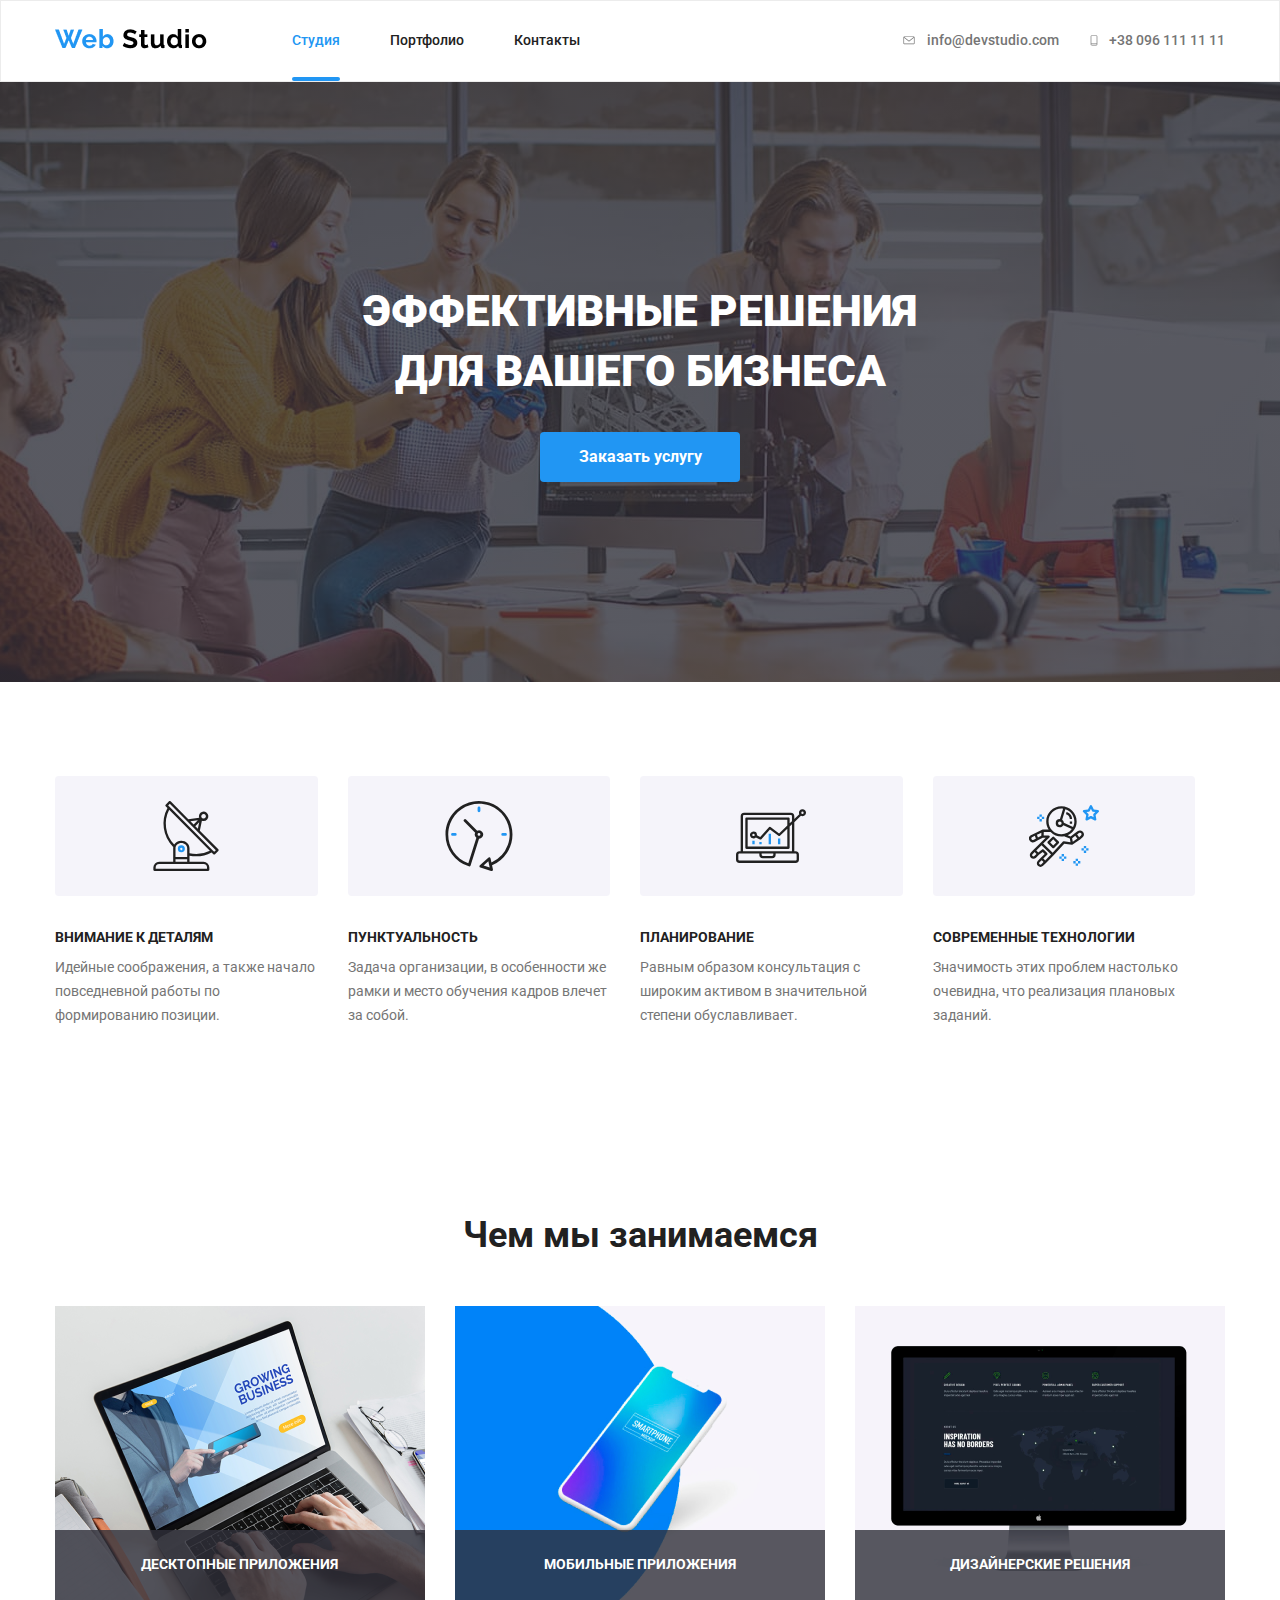
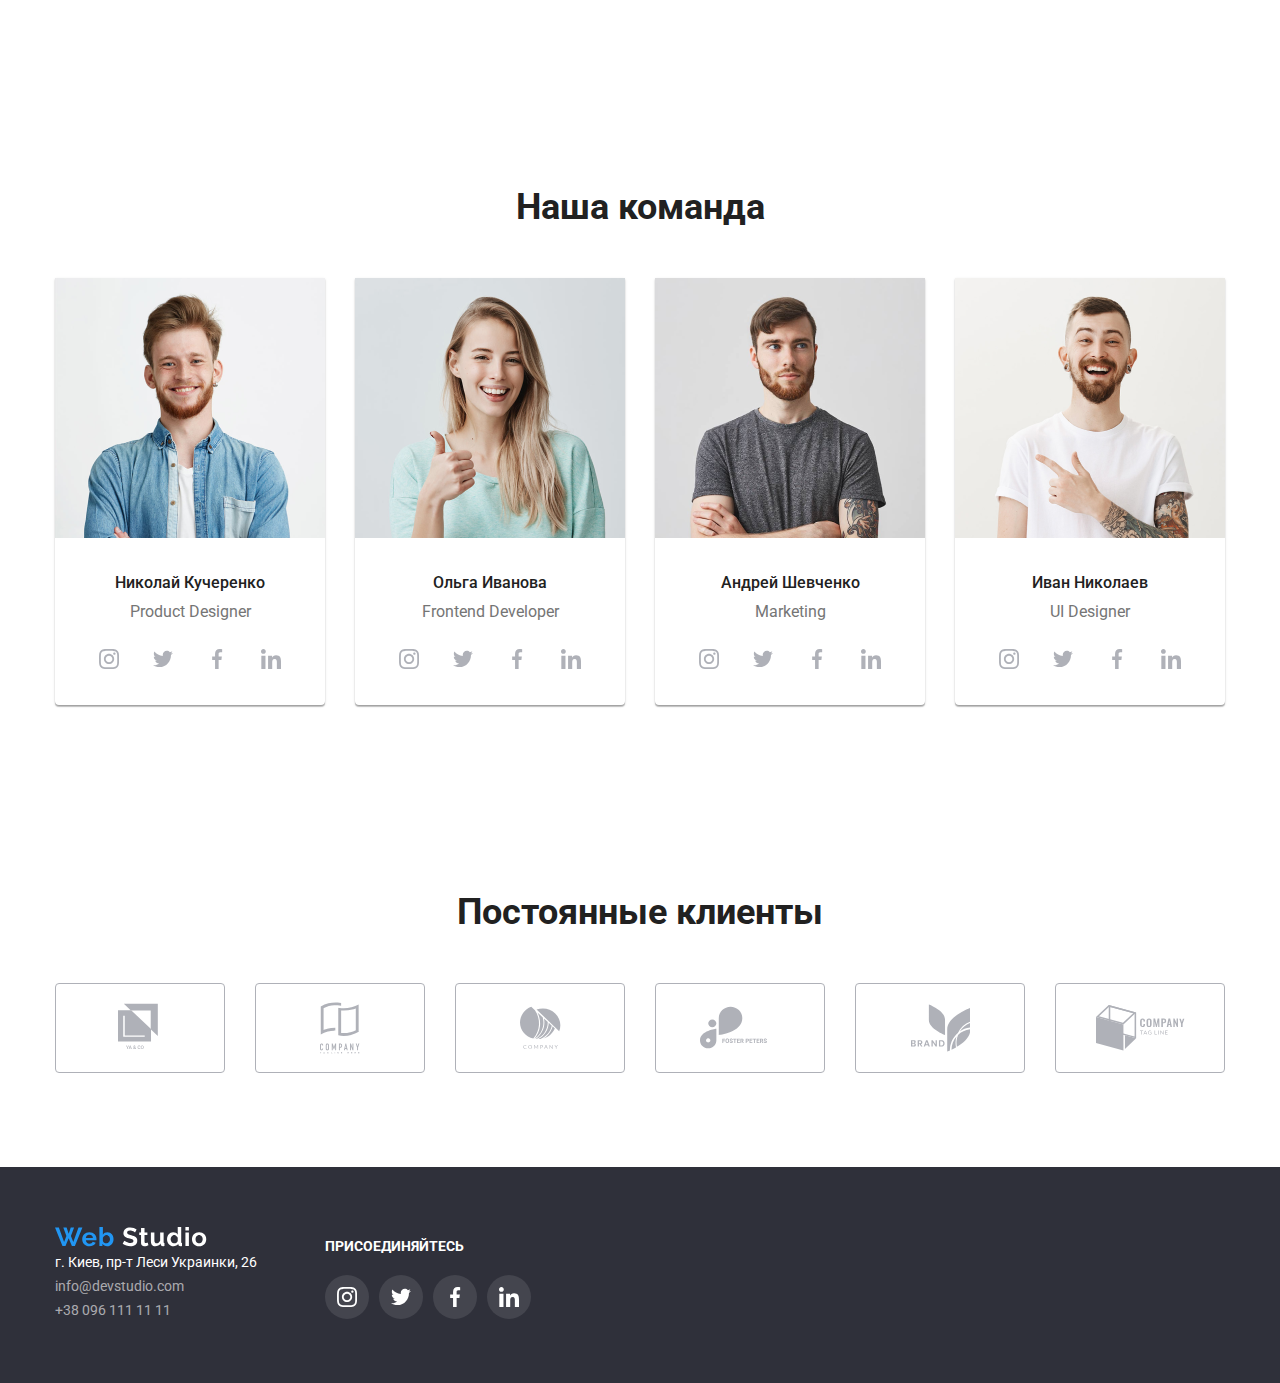
<file: index.html>
<!DOCTYPE html>
<html lang="ru">
  <head>
    <meta charset="UTF-8" />
    <meta name="viewport" content="width=device-width, initial-scale=1.0" />
    <title>Web Studio</title>
    <link
      href="https://fonts.googleapis.com/css2?family=Roboto:wght@400;500;700&display=swap"
      rel="stylesheet"
    />
    <link rel="stylesheet" href="./CSS/normalize.css" />
    <link rel="stylesheet" href="./CSS/styles.css" />
    <style>
      li {
        list-style-type: none;
      }
    </style>
  </head>
  <body>
    <!--НАВИГАЦИЯ/ЛОГО/КОНТАКТЫ-->
    <header class="header">
      <div class="main-nav container">
        <div class="main-list">
          <nav class="nav-menu">
            <a class="logo" href="./index.html" aria-label="Логотип">
              <img src="./Images/Logo/WebStudio.png" alt="Логотип" />
            </a>
            <ul class="nav-list">
              <li class="item">
                <a class="link current" href="">Студия</a>
              </li>
              <li class="item">
                <a class="link" href="portfolio.html">Портфолио</a>
              </li>
              <li class="item">
                <a class="link" href="">Контакты</a>
              </li>
            </ul>
          </nav>
        </div>
        <div class="utils-menu">
          <ul class="utils">
            <li class="item">
              <a class="link" href="mailto:info@devstudio.com">
                <svg class="icon-mail" width="16" height="11.2">
                  <use href="./Images/sprite.svg#icon-mail"></use>
                </svg>
                info@devstudio.com
              </a>
            </li>
            <li class="item">
              <a class="link" href="tel:+380961111111">
                <svg class="icon-phone" width="10" height="15">
                  <use href="./Images/sprite.svg#icon-phone"></use>
                </svg>
                +38 096 111 11 11</a
              >
            </li>
          </ul>
        </div>
      </div>
    </header>
    <main>
      <!--HERO секция-->
      <section>
        <div class="hero-box">
          <h1 class="hero-title">
            Эффективные решения <br />
            для вашего бизнеса
          </h1>
          <button type="button" class="btn">Заказать услугу</button>
        </div>
      </section>
      <!--О НАС-->
      <section>
        <div class="container">
          <ul class="aboutus">
            <li class="list-item">
              <h3 class="headline">Внимание к деталям</h3>
              <p class="text">
                Идейные соображения, а также начало повседневной работы по
                формированию позиции.
              </p>
            </li>
            <li class="list-item">
              <h3 class="headline">Пунктуальность</h3>
              <p class="text">
                Задача организации, в особенности же рамки и место обучения
                кадров влечет за собой.
              </p>
            </li>
            <li class="list-item">
              <h3 class="headline">Планирование</h3>
              <p class="text">
                Равным образом консультация с широким активом в значительной
                степени обуславливает.
              </p>
            </li>
            <li class="list-item">
              <h3 class="headline">
                Современные технологии
              </h3>
              <p class="text">
                Значимость этих проблем настолько очевидна, что реализация
                плановых заданий.
              </p>
            </li>
          </ul>
        </div>
      </section>
      <!--Чем мы занимаемся-->
      <section class="container">
        <div>
          <h2 class="subtitle">Чем мы занимаемся</h2>
          <ul class="description">
            <li class="link">
              <div class="product">
                <img
                  class="img"
                  src="./Images/Foto/notebook.png"
                  alt="ноутбук"
                  width="370"
                  height="294"
                />
                <p class="text">Десктопные приложения</p>
              </div>
            </li>
            <li class="link">
              <div class="product">
                <img
                  class="img"
                  src="./Images/Foto/phone.png"
                  alt="Мобильный телефон"
                  width="370"
                  height="294"
                />
                <p class="text">Мобильные приложения</p>
              </div>
            </li>
            <li class="link">
              <div class="product">
                <img
                  class="img"
                  src="./Images/Foto/pc.png"
                  alt="Персональный компьютер"
                  width="370"
                  height="294"
                />
                <p class="text">Дизайнерские решения</p>
              </div>
            </li>
          </ul>
        </div>
      </section>
      <!--Наша команда-->
      <section class="container">
        <div class="team-main">
          <h2 class="subtitle">Наша команда</h2>
          <ul class="team">
            <li class="list">
              <img
                class="team-photo"
                src="./Images/Foto/img1.jpg"
                alt="Дизанер студии"
                width="270"
                height="260"
              />
              <h3 class="member">Николай Кучеренко</h3>
              <p class="position">Product Designer</p>
              <ul class="social-logo">
                <li class="join-list-item">
                  <a class="join-list-link" href="">
                    <svg class="social-icon">
                      <use href="./Images/sprite.svg#icon-instagram"></use>
                    </svg>
                  </a>
                </li>
                <li class="join-list-item">
                  <a class="join-list-link" href="">
                    <svg class="social-icon">
                      <use href="./Images/sprite.svg#icon-twitter"></use>
                    </svg>
                  </a>
                </li>
                <li class="join-list-item">
                  <a class="join-list-link" href="">
                    <svg class="social-icon">
                      <use href="./Images/sprite.svg#icon-facebook"></use>
                    </svg>
                  </a>
                </li>
                <li class="join-list-item">
                  <a class="join-list-link" href="">
                    <svg class="social-icon">
                      <use href="./Images/sprite.svg#icon-linkedin"></use>
                    </svg>
                  </a>
                </li>
              </ul>
            </li>
            <li class="list">
              <img
                class="team-photo"
                src="./Images/Foto/img2.png"
                alt="Дизанер студии"
                width="270"
                height="260"
              />
              <h3 class="member">Ольга Иванова</h3>
              <p class="position">Frontend Developer</p>
              <ul class="social-logo">
                <li class="join-list-item">
                  <a class="join-list-link" href="">
                    <svg class="social-icon">
                      <use href="./Images/sprite.svg#icon-instagram"></use>
                    </svg>
                  </a>
                </li>
                <li class="join-list-item">
                  <a class="join-list-link" href="">
                    <svg class="social-icon">
                      <use href="./Images/sprite.svg#icon-twitter"></use>
                    </svg>
                  </a>
                </li>
                <li class="join-list-item">
                  <a class="join-list-link" href="">
                    <svg class="social-icon">
                      <use href="./Images/sprite.svg#icon-facebook"></use>
                    </svg>
                  </a>
                </li>
                <li class="join-list-item">
                  <a class="join-list-link" href="">
                    <svg class="social-icon">
                      <use href="./Images/sprite.svg#icon-linkedin"></use>
                    </svg>
                  </a>
                </li>
              </ul>
            </li>
            <li class="list">
              <img
                class="team-photo"
                src="./Images/Foto/img3.png"
                alt="Сотрудник маркетинга"
                width="270"
                height="260"
              />
              <h3 class="member">Андрей Шевченко</h3>
              <p class="position">Marketing</p>
              <ul class="social-logo">
                <li class="join-list-item">
                  <a class="join-list-link" href="">
                    <svg class="social-icon">
                      <use href="./Images/sprite.svg#icon-instagram"></use>
                    </svg>
                  </a>
                </li>
                <li class="join-list-item">
                  <a class="join-list-link" href="">
                    <svg class="social-icon">
                      <use href="./Images/sprite.svg#icon-twitter"></use>
                    </svg>
                  </a>
                </li>
                <li class="join-list-item">
                  <a class="join-list-link" href="">
                    <svg class="social-icon">
                      <use href="./Images/sprite.svg#icon-facebook"></use>
                    </svg>
                  </a>
                </li>
                <li class="join-list-item">
                  <a class="join-list-link" href="">
                    <svg class="social-icon">
                      <use href="./Images/sprite.svg#icon-linkedin"></use>
                    </svg>
                  </a>
                </li>
              </ul>
            </li>
            <li class="list">
              <img
                class="team-photo"
                src="./Images/Foto/img4.png"
                alt="Дизанер студии"
                width="270"
                height="260"
              />
              <h3 class="member">Иван Николаев</h3>
              <p class="position">UI Designer</p>
              <ul class="social-logo">
                <li class="join-list-item">
                  <a class="join-list-link" href="">
                    <svg class="social-icon">
                      <use href="./Images/sprite.svg#icon-instagram"></use>
                    </svg>
                  </a>
                </li>
                <li class="join-list-item">
                  <a class="join-list-link" href="">
                    <svg class="social-icon">
                      <use href="./Images/sprite.svg#icon-twitter"></use>
                    </svg>
                  </a>
                </li>
                <li class="join-list-item">
                  <a class="join-list-link" href="">
                    <svg class="social-icon">
                      <use href="./Images/sprite.svg#icon-facebook"></use>
                    </svg>
                  </a>
                </li>
                <li class="join-list-item">
                  <a class="join-list-link" href="">
                    <svg class="social-icon">
                      <use href="./Images/sprite.svg#icon-linkedin"></use>
                    </svg>
                  </a>
                </li>
              </ul>
            </li>
          </ul>
        </div>
      </section>
      <!--Постоянные клиенты-->
      <section class="container">
        <div>
          <h2 class="subtitle">Постоянные клиенты</h2>
          <ul class="clients">
            <li class="clients-list">
              <a class="clients-list-item" href="">
                <svg class="clients-logo" width="44">
                  <use href="./Images/sprite.svg#icon-logo1"></use>
                </svg>
              </a>
            </li>
            <li class="clients-list">
              <a class="clients-list-item" href="">
                <svg class="clients-logo" width="40">
                  <use href="./Images/sprite.svg#icon-logo2"></use>
                </svg>
              </a>
            </li>
            <li class="clients-list">
              <a class="clients-list-item" href="">
                <svg class="clients-logo" width="41">
                  <use href="./Images/sprite.svg#icon-logo3"></use>
                </svg>
              </a>
            </li>
            <li class="clients-list">
              <a class="clients-list-item" href="">
                <svg class="clients-logo" width="80">
                  <use href="./Images/sprite.svg#icon-logo4"></use>
                </svg>
              </a>
            </li>
            <li class="clients-list">
              <a class="clients-list-item" href="">
                <svg class="clients-logo" width="59">
                  <use href="./Images/sprite.svg#icon-logo5"></use>
                </svg>
              </a>
            </li>
            <li class="clients-list">
              <a class="clients-list-item" href="">
                <svg class="clients-logo" width="89">
                  <use href="./Images/sprite.svg#icon-logo6"></use>
                </svg>
              </a>
            </li>
          </ul>
        </div>
      </section>
    </main>
    <footer class="footer">
      <div class="footer-general container">
        <div class="footer-nav">
          <span class="logo-footer">
            <a href="./index.html" aria-label="Логотип">
              <img src="./Images/Logo/webstudiofooter.svg" alt="Логотип" />
            </a>
          </span>
          <ul class="utils">
            <li class="list">
              <address>
                <a
                  class="adress"
                  href="https://goo.gl/maps/ohNwmJK8hDvbEnQ19"
                  target="_blank"
                  >г. Киев, пр-т Леси Украинки, 26
                </a>
              </address>
            </li>
            <li class="list">
              <address>
                <a class="link-footer" href="mailto:info@devstudio.com"
                  >info@devstudio.com</a
                >
              </address>
            </li>
            <li class="list">
              <address>
                <a class="link-footer" href="tel:+380961111111"
                  >+38 096 111 11 11</a
                >
              </address>
            </li>
          </ul>
        </div>
        <div class="footer-join">
          <p class="join">Присоединяйтесь</p>
          <ul class="join-list">
            <li class="join-list-item">
              <a class="join-list-link" href="">
                <svg class="social-icon">
                  <use href="./Images/sprite.svg#icon-instagram"></use></svg
              ></a>
            </li>
            <li class="join-list-item">
              <a class="join-list-link" href="">
                <svg class="social-icon">
                  <use href="./Images/sprite.svg#icon-twitter"></use>
                </svg>
              </a>
            </li>
            <li class="join-list-item">
              <a class="join-list-link" href="">
                <svg class="social-icon">
                  <use href="./Images/sprite.svg#icon-facebook"></use>
                </svg>
              </a>
            </li>
            <li class="join-list-item">
              <a class="join-list-link" href="">
                <svg class="social-icon">
                  <use href="./Images/sprite.svg#icon-linkedin"></use>
                </svg>
              </a>
            </li>
          </ul>
        </div>
      </div>
    </footer>
  </body>
</html>
</file>
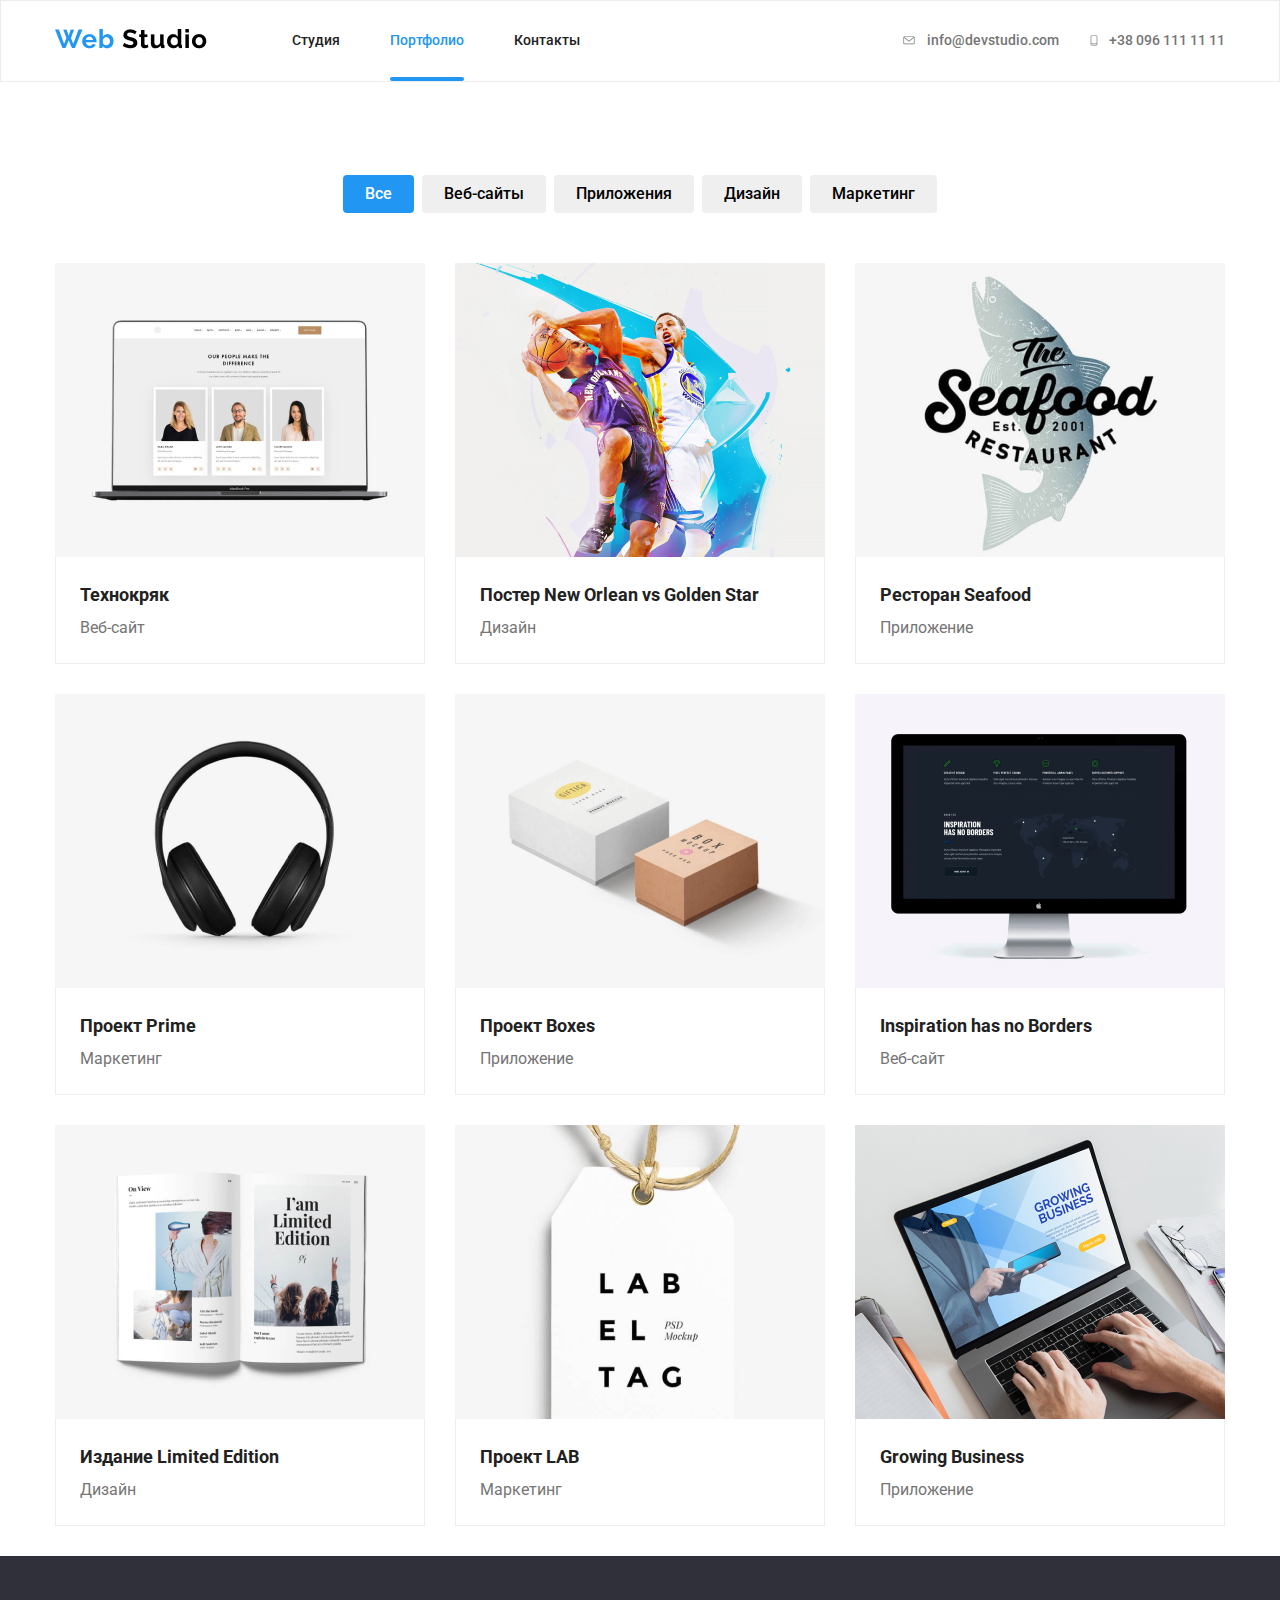
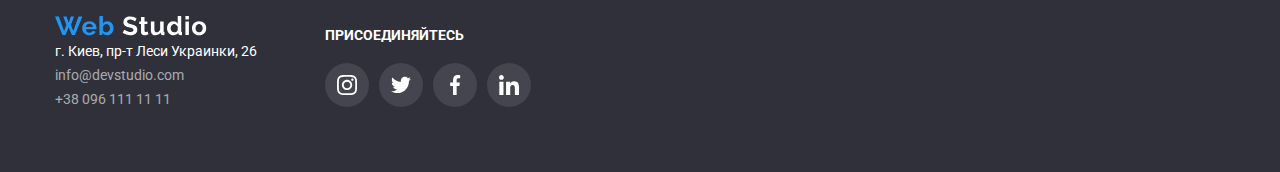
<file: portfolio.html>
<!DOCTYPE html>
<html lang="ru">
  <head>
    <meta charset="UTF-8" />
    <meta name="viewport" content="width=device-width, initial-scale=1.0" />
    <title>Web Studio</title>
    <link
      href="https://fonts.googleapis.com/css2?family=Roboto:wght@400;500;700&display=swap"
      rel="stylesheet"
    />
    <link rel="stylesheet" href="./CSS/normalize.css" />
    <link rel="stylesheet" href="./CSS/styles.css" />
    <style>
      li {
        list-style-type: none;
      }
    </style>
  </head>

  <body>
  <header class="header">
    <div class="main-nav container">
      <div class="main-list">
        <nav class="nav-menu">
          <a class="logo" href="./index.html" aria-label="Логотип">
            <img src="./Images/Logo/WebStudio.png" alt="Логотип" />
          </a>
          <ul class="nav-list">
            <li class="item">
              <a class="link" href="index.html">Студия</a>
            </li>
            <li class="item">
              <a class="link current" href="portfolio.html">Портфолио</a>
            </li>
            <li class="item">
              <a class="link" href="">Контакты</a>
            </li>
          </ul>
        </nav>
      </div>
      <div class="utils-menu">
        <ul class="utils">
          <li class="item">
            <a class="link" href="mailto:info@devstudio.com">
              <svg class="icon-mail" width="16" height="11.2">
                <use href="./Images/sprite.svg#icon-mail"></use>
              </svg>
              info@devstudio.com
            </a>
          </li>
          <li class="item">
            <a class="link" href="tel:+380961111111">
              <svg class="icon-phone" width="10" height="15">
                <use href="./Images/sprite.svg#icon-phone"></use>
              </svg>
              +38 096 111 11 11</a>
          </li>
        </ul>
      </div>
    </div>
  </header>
    <main>
      <!--КНОПКИ НАВИГАЦИИ ПО ПОРТФОЛИО-->
       <ul class="nav-btn">
        <li class="list">
          <button type="button" class="btn-menu current-btn">Все</button>
        </li>
        <li class="list">
          <button type="button" class="btn-menu">
            Веб-сайты
          </button>
        </li>
        <li class="list">
          <button type="button" class="btn-menu">
            Приложения
          </button>
        </li>
        <li class="list">
          <button type="button" class="btn-menu">
            Дизайн
          </button>
        </li>
        <li class="list">
          <button type="button" class="btn-menu">
            Маркетинг
          </button>
        </li>
      </ul> 
      <!--ПРОЕКТЫ-->
      <section class="container">
        <div class="general">
         <ul class="projects">
          <li class="list">
            <div class="someone"> 
            <a class="link" href="">
              <div class="overlay">
              <img class="img "
                src="./Images/Portfolio/First-picture.jpg"
                alt="Дизайн Веб-сайта"
                width="370"
                height="294"
            />
              <p class="info">
              Технокряк это современная площадка распространения коронавируса.
              Компании используют эту платформу для цифрового шпионажа и атак на
              защищённые сервера конкурентов.
            </p>
            </div>
            <div class="text-box">
              <h2 class="projects-title">Технокряк</h2>
            <p class="name">Веб-сайт</p>
            </div>
             </a>    
            </div>

            
          </li>
          <li class="list">
            <a class="link" href="">
              <img class="img"
                src="./Images/Portfolio/Golden-Star.jpg"
                alt=""
                width="370"
                height="294"
            />
            <div class="text-box">
              <h2 class="projects-title">Постер New Orlean vs Golden Star</h2>
            <p class="name">Дизайн</p>
            </div>
            </a>
            </li>
          <li class="list">
            <a class="link" href="">
              <img class="img"
                src="./Images/Portfolio/SeaFood-Restrant.jpg"
                alt=""
                width="370"
                height="294"
              />

            <div class="text-box">
              <h2 class="projects-title">Ресторан Seafood</h2>
            <p class="name">Приложение</p>
            </div>
            </a>
          </li>
          <li class="list">
            <a class="link" href="">
              <img class="img"
                src="./Images/Portfolio/Ears.jpg"
                alt=""
                width="370"
                height="294"
            />
            <div class="text-box">
              <h2 class="projects-title">Проект Prime</h2>
            <p class="name">Маркетинг</p>
            </div>
          </a>
          </li>
          <li class="list">
            <a class="link" href="">
              <img class="img"
                src="./Images/Portfolio/Boxes.jpg"
                alt=""
                width="370"
                height="294"
            />
            <div class="text-box">
             <h2 class="projects-title">Проект Boxes</h2>
            <p class="name">Приложение</p> 
            </div>
            </a>
          </li>
          <li class="list">
            <a class="link" href="">
              <img class="img"
                src="./Images/Portfolio/PC.jpg"
                alt=""
                width="370"
                height="294"
              />
              <div class="text-box">
              <h2 class="projects-title">Inspiration has no Borders</h2>
            <p class="name">Веб-сайт</p>
          </div>
            </a>
          </li>
          <li class="list">
            <a class="link" href="">
              <img class="img"
                src="./Images/Portfolio/Magazine.jpg"
                alt=""
                width="370"
                height="294"
              />
           
            <div class="text-box">
              <h2 class="projects-title">Издание Limited Edition</h2>
            <p class="name">Дизайн</p>
            </div>
             </a>
          </li>
          <li class="list">
            <a class="link" href="">
              <img class="img"
                src="./Images/Portfolio/LAB.jpg"
                alt=""
                width="370"
                height="294"
              />
         
            <div class="text-box">
              <h2 class="projects-title">Проект LAB</h2>
            <p class="name">Маркетинг</p>
            </div>
               </a>
          </li>
          <li class="list">
            <a class="link" href="">
              <img class="img"
                src="./Images/Portfolio/Growing.jpg"
                alt=""
                width="370"
                height="294"
              />
         
            <div class="text-box">
              <h2 class="projects-title">Growing Business</h2>
            <p class="name">Приложение</p>
            </div>
               </a>
          </li>
        </ul> 
        </div
      </section>
    </main>
    <footer class="footer">
      <div class="footer-general container">
        <div class="footer-nav">
          <span class="logo-footer">
            <a href="./index.html" aria-label="Логотип">
              <img src="./Images/Logo/webstudiofooter.svg" alt="Логотип" />
            </a>
          </span>
          <ul class="utils">
            <li class="list">
              <address>
                <a class="adress" href="https://goo.gl/maps/ohNwmJK8hDvbEnQ19" target="_blank">г. Киев, пр-т Леси Украинки,
                  26
                </a>
              </address>
            </li>
            <li class="list">
              <address>
                <a class="link-footer" href="mailto:info@devstudio.com">info@devstudio.com</a>
              </address>
            </li>
            <li class="list">
              <address>
                <a class="link-footer" href="tel:+380961111111">+38 096 111 11 11</a>
              </address>
            </li>
          </ul>
        </div>
        <div class="footer-join">
          <p class="join">Присоединяйтесь</p>
          <ul class="join-list">
            <li class="join-list-item">
              <a class="join-list-link" href="">
                <svg class="social-icon">
                  <use href="./Images/sprite.svg#icon-instagram"></use>
                </svg></a>
            </li>
            <li class="join-list-item">
              <a class="join-list-link" href="">
                <svg class="social-icon">
                  <use href="./Images/sprite.svg#icon-twitter"></use>
                </svg>
              </a>
            </li>
            <li class="join-list-item">
              <a class="join-list-link" href="">
                <svg class="social-icon">
                  <use href="./Images/sprite.svg#icon-facebook"></use>
                </svg>
              </a>
            </li>
            <li class="join-list-item">
              <a class="join-list-link" href="">
                <svg class="social-icon">
                  <use href="./Images/sprite.svg#icon-linkedin"></use>
                </svg>
              </a>
            </li>
          </ul>
        </div>
      </div>
    </footer>
  </body>
</html>
</file>
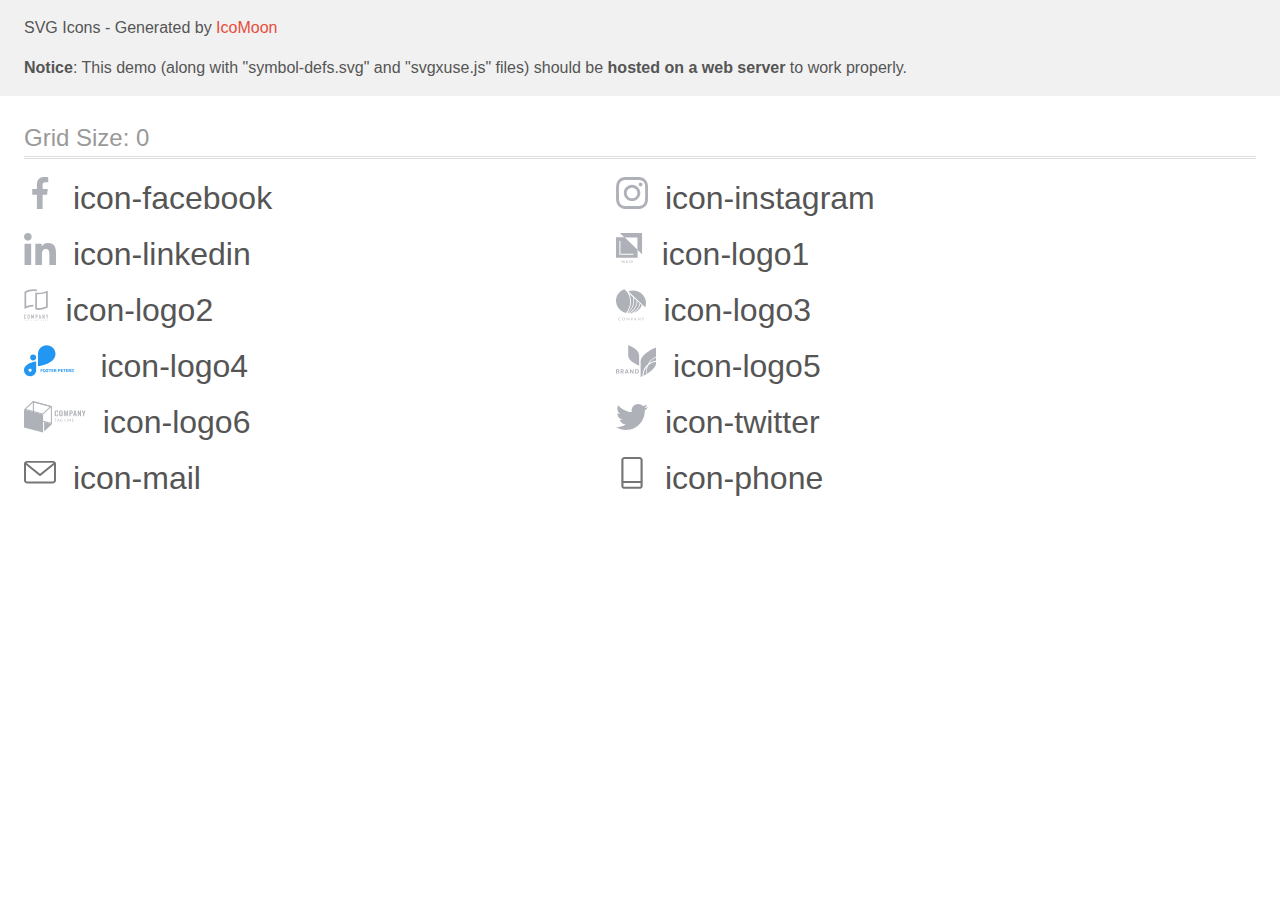
<file: Images/icomoon/demo-external-svg.html>
<!doctype html>
<html>
<head>
    <title>IcoMoon - SVG Icons</title>
    <meta charset="utf-8">
    <meta name="viewport" content="width=device-width, initial-scale=1">
    <link rel="stylesheet" href="demo-files/demo.css">
    <link rel="stylesheet" href="style.css">
</head>
<body>
<header class="bgc1 clearfix">
<div class="mhl">
    <p>SVG Icons - Generated by <a href="https://icomoon.io/app">IcoMoon</a></p><p><strong>Notice</strong>: This demo (along with "symbol-defs.svg" and "svgxuse.js" files) should be <b>hosted on a web server</b> to work properly.</p>
</div>
</header>
    <div class="clearfix mhl ptl">
        <h1 class="mvm mtn fgc1">Grid Size: 0</h1>
        <div class="glyph fs1">
            <div class="clearfix pbs">
                <svg class="icon icon-facebook"><use xlink:href="symbol-defs.svg#icon-facebook"></use></svg><span class="name"> icon-facebook</span>
            </div>
        </div>
        <div class="glyph fs1">
            <div class="clearfix pbs">
                <svg class="icon icon-instagram"><use xlink:href="symbol-defs.svg#icon-instagram"></use></svg><span class="name"> icon-instagram</span>
            </div>
        </div>
        <div class="glyph fs1">
            <div class="clearfix pbs">
                <svg class="icon icon-linkedin"><use xlink:href="symbol-defs.svg#icon-linkedin"></use></svg><span class="name"> icon-linkedin</span>
            </div>
        </div>
        <div class="glyph fs1">
            <div class="clearfix pbs">
                <svg class="icon icon-logo1"><use xlink:href="symbol-defs.svg#icon-logo1"></use></svg><span class="name"> icon-logo1</span>
            </div>
        </div>
        <div class="glyph fs1">
            <div class="clearfix pbs">
                <svg class="icon icon-logo2"><use xlink:href="symbol-defs.svg#icon-logo2"></use></svg><span class="name"> icon-logo2</span>
            </div>
        </div>
        <div class="glyph fs1">
            <div class="clearfix pbs">
                <svg class="icon icon-logo3"><use xlink:href="symbol-defs.svg#icon-logo3"></use></svg><span class="name"> icon-logo3</span>
            </div>
        </div>
        <div class="glyph fs1">
            <div class="clearfix pbs">
                <svg class="icon icon-logo4"><use xlink:href="symbol-defs.svg#icon-logo4"></use></svg><span class="name"> icon-logo4</span>
            </div>
        </div>
        <div class="glyph fs1">
            <div class="clearfix pbs">
                <svg class="icon icon-logo5"><use xlink:href="symbol-defs.svg#icon-logo5"></use></svg><span class="name"> icon-logo5</span>
            </div>
        </div>
        <div class="glyph fs1">
            <div class="clearfix pbs">
                <svg class="icon icon-logo6"><use xlink:href="symbol-defs.svg#icon-logo6"></use></svg><span class="name"> icon-logo6</span>
            </div>
        </div>
        <div class="glyph fs1">
            <div class="clearfix pbs">
                <svg class="icon icon-twitter"><use xlink:href="symbol-defs.svg#icon-twitter"></use></svg><span class="name"> icon-twitter</span>
            </div>
        </div>
        <div class="glyph fs1">
            <div class="clearfix pbs">
                <svg class="icon icon-mail"><use xlink:href="symbol-defs.svg#icon-mail"></use></svg><span class="name"> icon-mail</span>
            </div>
        </div>
        <div class="glyph fs1">
            <div class="clearfix pbs">
                <svg class="icon icon-phone"><use xlink:href="symbol-defs.svg#icon-phone"></use></svg><span class="name"> icon-phone</span>
            </div>
        </div>
  </div>
<script defer src="svgxuse.js"></script>
</body>
</html>
</file>
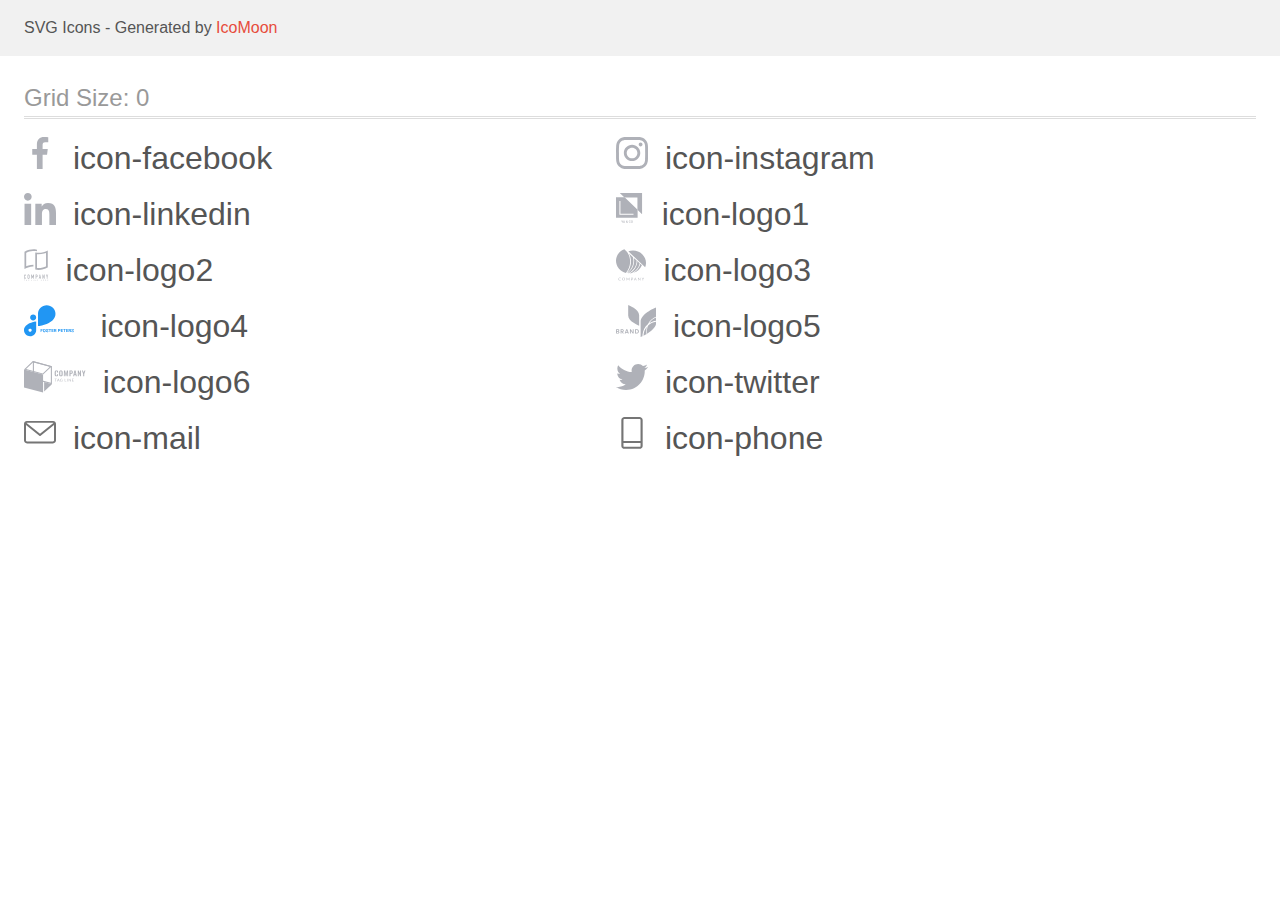
<file: Images/icomoon/demo.html>
<!doctype html>
<html>
<head>
    <title>IcoMoon - SVG Icons</title>
    <meta charset="utf-8">
    <meta name="viewport" content="width=device-width, initial-scale=1">
    <link rel="stylesheet" href="demo-files/demo.css">
    <link rel="stylesheet" href="style.css">
</head>
<body>
<svg aria-hidden="true" style="position: absolute; width: 0; height: 0; overflow: hidden;" version="1.1" xmlns="http://www.w3.org/2000/svg" xmlns:xlink="http://www.w3.org/1999/xlink">
<defs>
<symbol id="icon-facebook" viewBox="0 0 32 32">
<path fill="#afb1b8" style="fill: var(--color1, #afb1b8)" d="M21.328 5.312h2.923v-5.088c-1.232-0.143-2.66-0.224-4.107-0.224-0.052 0-0.104 0-0.157 0l0.008-0c-4.213 0-7.099 2.65-7.099 7.52v4.48h-4.646v5.688h4.646v14.312h5.698v-14.31h4.461l0.707-5.688h-5.168v-3.922c0-1.643 0.443-2.768 2.734-2.768z"></path>
</symbol>
<symbol id="icon-instagram" viewBox="0 0 32 32">
<path fill="#afb1b8" style="fill: var(--color1, #afb1b8)" d="M31.968 9.408c-0.074-1.701-0.349-2.869-0.742-3.882-0.424-1.111-1.054-2.059-1.85-2.837l-0.001-0.001c-0.78-0.792-1.724-1.419-2.778-1.827l-0.054-0.018c-1.019-0.394-2.181-0.667-3.882-0.742-1.712-0.082-2.256-0.101-6.602-0.101-4.344 0-4.888 0.019-6.595 0.094-1.699 0.074-2.869 0.349-3.88 0.742-1.112 0.424-2.060 1.054-2.839 1.85l-0.001 0.001c-0.791 0.78-1.418 1.724-1.825 2.778l-0.018 0.054c-0.395 1.019-0.669 2.181-0.744 3.882-0.082 1.712-0.101 2.256-0.101 6.602 0 4.344 0.019 4.888 0.094 6.595 0.075 1.701 0.35 2.869 0.744 3.882 0.426 1.11 1.055 2.057 1.849 2.837l0.001 0.001c0.8 0.813 1.77 1.443 2.832 1.843 1.019 0.395 2.182 0.67 3.882 0.744 1.707 0.075 2.251 0.094 6.595 0.094 4.346 0 4.89-0.019 6.595-0.094 1.701-0.074 2.869-0.349 3.882-0.742 2.157-0.85 3.833-2.526 4.664-4.628l0.019-0.055c0.394-1.019 0.669-2.182 0.744-3.882 0.075-1.707 0.093-2.251 0.093-6.595s-0.006-4.888-0.080-6.595zM29.088 22.474c-0.070 1.563-0.333 2.406-0.55 2.97-0.552 1.399-1.64 2.486-3.004 3.024l-0.036 0.012c-0.56 0.219-1.411 0.482-2.968 0.55-1.688 0.075-2.194 0.094-6.464 0.094-4.269 0-4.782-0.019-6.464-0.094-1.563-0.069-2.406-0.331-2.97-0.55-0.721-0.269-1.334-0.676-1.836-1.192l-0.001-0.001c-0.517-0.503-0.924-1.117-1.184-1.803l-0.011-0.034c-0.218-0.563-0.48-1.413-0.549-2.97-0.075-1.688-0.094-2.195-0.094-6.464 0-4.27 0.019-4.784 0.094-6.464 0.069-1.563 0.331-2.406 0.549-2.97 0.269-0.722 0.678-1.337 1.198-1.837l0.002-0.002c0.504-0.517 1.119-0.923 1.806-1.182l0.034-0.011c0.56-0.219 1.411-0.48 2.968-0.55 1.688-0.074 2.195-0.093 6.464-0.093 4.275 0 4.782 0.019 6.464 0.093 1.563 0.069 2.406 0.331 2.97 0.55 0.693 0.256 1.325 0.662 1.837 1.194 0.531 0.52 0.938 1.144 1.195 1.84 0.218 0.56 0.48 1.411 0.549 2.968 0.075 1.688 0.094 2.194 0.094 6.464 0 4.269-0.019 4.768-0.094 6.458z"></path>
<path fill="#afb1b8" style="fill: var(--color1, #afb1b8)" d="M16.059 7.782c-4.539 0.002-8.218 3.682-8.219 8.221v0c0.091 4.471 3.737 8.060 8.221 8.060s8.13-3.589 8.221-8.052l0-0.009c-0.001-4.54-3.681-8.22-8.221-8.221h-0zM16.059 21.334c-2.945-0-5.332-2.388-5.332-5.333s2.388-5.333 5.333-5.333c0 0 0.001 0 0.001 0h-0c2.946 0 5.334 2.388 5.334 5.334s-2.388 5.334-5.334 5.334v0zM26.525 7.458c0 1.060-0.86 1.92-1.92 1.92s-1.92-0.86-1.92-1.92v0c0-1.060 0.86-1.92 1.92-1.92s1.92 0.86 1.92 1.92v0z"></path>
</symbol>
<symbol id="icon-linkedin" viewBox="0 0 32 32">
<path fill="#afb1b8" style="fill: var(--color1, #afb1b8)" d="M31.992 32h0.008v-11.738c0-5.741-1.235-10.163-7.947-10.163-3.227 0-5.392 1.77-6.277 3.45h-0.093v-2.914h-6.365v21.363h6.627v-10.578c0-2.786 0.528-5.48 3.978-5.48 3.398 0 3.45 3.179 3.45 5.658v10.402h6.619zM0.528 10.635h6.635v21.365h-6.635v-21.365zM3.843 0c-2.123 0-3.843 1.721-3.843 3.843v0c0 2.12 1.722 3.878 3.843 3.878 2.12 0 3.842-1.757 3.842-3.878s-1.72-3.841-3.841-3.843h-0z"></path>
</symbol>
<symbol id="icon-logo1" viewBox="0 0 29 32">
<path fill="#afb1b8" style="fill: var(--color1, #afb1b8)" d="M3.84 0l4.677 4.428h13.046v12.351l4.677 4.428v-21.206h-22.4z"></path>
<path fill="#afb1b8" style="fill: var(--color1, #afb1b8)" d="M0 4.241v20.6h21.76v-8.188l-13.105-12.407-8.655-0.005zM17.615 21.828h-14.172v-13.855h1.002v12.917h13.17v0.938zM6.266 28.662l0.524-1.078h0.438l-0.764 1.437v0.838h-0.397v-0.838l-0.764-1.437h0.439l0.524 1.078zM8.513 29.329h-0.881l-0.184 0.53h-0.411l0.859-2.275h0.355l0.861 2.275h-0.413l-0.186-0.53zM7.743 29.010h0.659l-0.33-0.944-0.33 0.944zM10.071 29.244c0-0.105 0.029-0.202 0.086-0.289 0.058-0.089 0.17-0.193 0.339-0.314-0.069-0.083-0.131-0.176-0.182-0.276l-0.004-0.008c-0.031-0.066-0.050-0.144-0.052-0.226v-0c0-0.179 0.054-0.319 0.163-0.422s0.254-0.156 0.437-0.156c0.166 0 0.301 0.049 0.406 0.147 0.106 0.097 0.16 0.218 0.16 0.361 0 0.001 0 0.002 0 0.003 0 0.096-0.027 0.186-0.074 0.262l0.001-0.002c-0.063 0.095-0.142 0.174-0.233 0.236l-0.003 0.002-0.155 0.113 0.44 0.518c0.063-0.125 0.095-0.264 0.095-0.417h0.33c0 0.28-0.065 0.509-0.196 0.689l0.334 0.396h-0.44l-0.128-0.152c-0.154 0.115-0.348 0.183-0.558 0.183-0.008 0-0.017-0-0.025-0l0.001 0c-0.225 0-0.405-0.060-0.54-0.179-0.124-0.11-0.202-0.27-0.202-0.447 0-0.007 0-0.014 0-0.021l-0 0.001zM10.824 29.587c0.128 0 0.248-0.043 0.359-0.128l-0.497-0.586-0.049 0.035c-0.125 0.095-0.188 0.203-0.188 0.325 0 0.105 0.034 0.191 0.102 0.256 0.066 0.061 0.156 0.099 0.254 0.099 0.006 0 0.013-0 0.019-0l-0.001 0zM10.614 28.121c0 0.088 0.054 0.197 0.161 0.33l0.173-0.118 0.049-0.039c0.059-0.052 0.097-0.128 0.097-0.212 0-0.003-0-0.006-0-0.009v0c0-0.001 0-0.001 0-0.002 0-0.059-0.026-0.112-0.067-0.149l-0-0c-0.042-0.040-0.099-0.064-0.162-0.064-0.003 0-0.006 0-0.009 0h0c-0.003-0-0.006-0-0.010-0-0.066 0-0.126 0.029-0.167 0.075l-0 0c-0.041 0.048-0.066 0.111-0.066 0.179 0 0.003 0 0.007 0 0.010v-0zM14.748 29.118c-0.023 0.243-0.113 0.432-0.269 0.568s-0.364 0.204-0.623 0.204c-0.181 0-0.341-0.043-0.48-0.128-0.139-0.089-0.248-0.214-0.317-0.362l-0.002-0.005c-0.074-0.16-0.117-0.347-0.117-0.544 0-0.003 0-0.005 0-0.008v0-0.212c0-0.214 0.038-0.403 0.114-0.567 0.077-0.164 0.186-0.29 0.326-0.378 0.143-0.089 0.307-0.133 0.494-0.133 0.251 0 0.453 0.068 0.606 0.205s0.243 0.329 0.268 0.578h-0.394c-0.019-0.163-0.067-0.281-0.144-0.353-0.076-0.073-0.188-0.109-0.336-0.109-0.172 0-0.304 0.063-0.397 0.189-0.092 0.125-0.138 0.309-0.141 0.552v0.202c0 0.246 0.044 0.433 0.132 0.563s0.218 0.194 0.387 0.194c0.155 0 0.272-0.035 0.35-0.105s0.128-0.186 0.148-0.348h0.394zM16.918 28.78c0 0.223-0.038 0.419-0.115 0.588-0.077 0.168-0.188 0.297-0.332 0.388-0.143 0.090-0.307 0.134-0.494 0.134-0.184 0-0.349-0.045-0.493-0.134-0.146-0.094-0.261-0.225-0.332-0.38l-0.002-0.006c-0.075-0.163-0.119-0.354-0.119-0.555 0-0.008 0-0.015 0-0.023v0.001-0.128c0-0.222 0.038-0.418 0.117-0.588s0.19-0.3 0.333-0.389c0.144-0.091 0.308-0.136 0.493-0.136s0.35 0.045 0.493 0.134c0.143 0.089 0.255 0.217 0.333 0.384s0.118 0.362 0.118 0.584v0.126zM16.522 28.662c0-0.252-0.048-0.445-0.143-0.58-0.085-0.123-0.225-0.202-0.384-0.202-0.007 0-0.015 0-0.022 0.001l0.001-0c-0.005-0-0.011-0-0.016-0-0.159 0-0.299 0.079-0.384 0.2l-0.001 0.002c-0.096 0.133-0.145 0.323-0.147 0.567v0.131c0 0.25 0.049 0.444 0.146 0.58s0.233 0.205 0.406 0.205c0.175 0 0.31-0.067 0.403-0.2 0.095-0.133 0.142-0.328 0.142-0.584v-0.118z"></path>
</symbol>
<symbol id="icon-logo2" viewBox="0 0 25 32">
<path fill="#afb1b8" style="fill: var(--color1, #afb1b8)" d="M10.447 1.806h0.084c0.156 0 0.324 0.015 0.49 0.030 0.734 0.052 1.463 0.162 2.18 0.329v-1.762c-0.652-0.172-1.42-0.299-2.207-0.357l-0.042-0.002c-0.254-0.020-0.571-0.035-0.889-0.043l-0.021-0h-0.263c-1.523 0.006-3.040 0.201-4.515 0.582-1.68 0.418-3.292 1.075-4.79 1.948v17.475c1.312-0.729 2.832-1.339 4.431-1.75l0.135-0.029c1.123-0.3 2.434-0.51 3.78-0.586l0.052-0.002h0.052c0.216-0.011 0.433-0.017 0.655-0.018v-1.791c-1.78 0.024-3.493 0.264-5.129 0.695l0.147-0.033c-0.603 0.157-1.185 0.326-1.731 0.513l-0.623 0.212v-13.626l0.266-0.128c1.89-0.918 4.096-1.513 6.424-1.649l0.047-0.002c0.008-0.001 0.018-0.001 0.028-0.001s0.020 0 0.029 0.001l-0.001-0c0.248-0.012 0.497-0.018 0.742-0.018h0.28c0.129 0.003 0.258 0.006 0.388 0.014z"></path>
<path fill="#afb1b8" style="fill: var(--color1, #afb1b8)" d="M14.838 3.651c-0.005 0-0.011 0-0.016 0-0.915 0-1.811-0.077-2.684-0.225l0.094 0.013c-0.277-0.047-0.55-0.103-0.814-0.164v17.275c1.12 0.277 2.271 0.412 3.425 0.404 1.607-0.007 3.162-0.218 4.643-0.61l-0.128 0.029c1.817-0.461 3.412-1.129 4.877-1.995l-0.085 0.047v-17.163c-1.311 0.728-2.83 1.338-4.429 1.751l-0.136 0.030c-1.551 0.399-3.145 0.603-4.746 0.609zM21.745 3.95l0.623-0.209v13.63l-0.266 0.129c-0.903 0.443-1.963 0.834-3.065 1.118l-0.119 0.026c-1.331 0.345-2.699 0.521-4.074 0.527-0.411 0-0.818-0.017-1.214-0.052l-0.426-0.038v-14.017l0.497 0.033c0.361 0.023 0.735 0.034 1.141 0.034 1.841-0.007 3.622-0.248 5.32-0.696l-0.147 0.033c0.777-0.203 1.355-0.38 1.924-0.576l-0.193 0.058zM1.684 25.977c-0.167-0.173-0.401-0.281-0.661-0.281-0.011 0-0.022 0-0.033 0.001l0.002-0c-0.004-0-0.009-0-0.014-0-0.139 0-0.272 0.028-0.393 0.078l0.007-0.003c-0.237 0.095-0.42 0.28-0.51 0.512l-0.002 0.006c-0.049 0.123-0.074 0.254-0.072 0.386v2.335c-0.006 0.164 0.026 0.328 0.092 0.479 0.055 0.12 0.135 0.226 0.234 0.313 0.093 0.078 0.203 0.135 0.32 0.166 0.114 0.031 0.231 0.048 0.349 0.048 0.13 0.001 0.258-0.026 0.377-0.081 0.351-0.156 0.591-0.5 0.591-0.901v-0.261h-0.61v0.208c0 0.004 0 0.008 0 0.013 0 0.070-0.013 0.137-0.038 0.199l0.001-0.004c-0.021 0.052-0.051 0.095-0.089 0.132l-0 0c-0.070 0.054-0.159 0.088-0.255 0.089h-0c-0.011 0.001-0.023 0.002-0.036 0.002-0.103 0-0.194-0.050-0.25-0.127l-0.001-0.001c-0.051-0.082-0.082-0.182-0.082-0.289 0-0.008 0-0.016 0.001-0.024l-0 0.001v-2.177c-0.004-0.121 0.022-0.24 0.075-0.349 0.056-0.087 0.153-0.143 0.262-0.143 0.013 0 0.025 0.001 0.038 0.002l-0.001-0c0.003-0 0.007-0 0.012-0 0.107 0 0.201 0.052 0.26 0.131l0.001 0.001c0.063 0.082 0.102 0.187 0.102 0.301 0 0.004-0 0.009-0 0.013v-0.001 0.202h0.604v-0.238c0-0.003 0-0.007 0-0.011 0-0.143-0.027-0.28-0.077-0.405l0.003 0.007c-0.048-0.128-0.117-0.237-0.205-0.329l0 0zM5.31 25.951c-0.186-0.158-0.429-0.255-0.694-0.257h-0c-0.124 0-0.247 0.023-0.364 0.066-0.252 0.090-0.45 0.276-0.556 0.511l-0.002 0.006c-0.062 0.142-0.092 0.297-0.089 0.452v2.239c-0.004 0.158 0.026 0.314 0.089 0.458 0.055 0.121 0.136 0.228 0.237 0.313 0.093 0.086 0.203 0.154 0.322 0.197 0.117 0.043 0.24 0.065 0.364 0.066 0.267-0 0.51-0.1 0.696-0.264l-0.001 0.001c0.097-0.087 0.175-0.194 0.23-0.313 0.063-0.144 0.093-0.301 0.089-0.458v-2.239c0-0.006 0-0.014 0-0.021 0-0.156-0.033-0.304-0.092-0.438l0.003 0.007c-0.057-0.128-0.135-0.237-0.23-0.327l-0-0zM5.025 28.969c0.001 0.010 0.001 0.022 0.001 0.034 0 0.114-0.047 0.217-0.123 0.29l-0 0c-0.077 0.065-0.178 0.104-0.287 0.104s-0.21-0.039-0.288-0.105l0.001 0.001c-0.076-0.073-0.123-0.175-0.123-0.289 0-0.012 0.001-0.025 0.002-0.037l-0 0.002v-2.239c-0.001-0.010-0.001-0.022-0.001-0.034 0-0.113 0.047-0.216 0.123-0.289l0-0c0.077-0.065 0.178-0.104 0.287-0.104s0.21 0.039 0.288 0.105l-0.001-0.001c0.076 0.073 0.123 0.176 0.123 0.289 0 0.012-0.001 0.024-0.002 0.036l0-0.002v2.24zM10.072 29.969v-4.24h-0.586l-0.77 2.244h-0.011l-0.777-2.244h-0.581v4.239h0.606v-2.578h0.011l0.593 1.823h0.302l0.598-1.823h0.011v2.578h0.605zM13.513 26.027c-0.093-0.105-0.211-0.185-0.342-0.232-0.124-0.042-0.267-0.066-0.416-0.066-0.008 0-0.016 0-0.024 0l0.001-0h-0.9v4.24h0.604v-1.656h0.311c0.188 0.009 0.375-0.031 0.545-0.116 0.139-0.078 0.251-0.188 0.329-0.32l0.002-0.004c0.070-0.113 0.117-0.238 0.138-0.369 0.021-0.133 0.033-0.287 0.033-0.444 0-0.013-0-0.027-0-0.040l0 0.002c0.006-0.203-0.014-0.407-0.059-0.606-0.043-0.153-0.12-0.284-0.223-0.39l0 0zM13.201 27.319c-0.003 0.081-0.023 0.157-0.057 0.224l0.001-0.003c-0.035 0.065-0.089 0.116-0.154 0.147l-0.002 0.001c-0.075 0.034-0.162 0.054-0.254 0.054-0.011 0-0.022-0-0.033-0.001l0.002 0h-0.275v-1.441h0.311c0.009-0 0.019-0.001 0.029-0.001 0.088 0 0.172 0.020 0.247 0.055l-0.004-0.002c0.062 0.036 0.111 0.090 0.141 0.154l0.001 0.002c0.033 0.074 0.051 0.155 0.053 0.236v0.282c0 0.098 0.006 0.201 0 0.291h-0.006zM16.374 25.729h-0.495l-0.934 4.24h0.604l0.177-0.911h0.823l0.178 0.911h0.604l-0.958-4.24zM15.817 28.481l0.297-1.537h0.011l0.295 1.537h-0.604zM20.277 28.283h-0.011l-0.913-2.554h-0.58v4.24h0.604v-2.55h0.012l0.923 2.549h0.569v-4.239h-0.604v2.554zM23.968 25.729l-0.486 1.686h-0.012l-0.486-1.686h-0.639l0.83 2.448v1.791h0.604v-1.791l0.83-2.447h-0.64zM0 31.166h0.291v0.817h0.198v-0.817h0.289v-0.167h-0.778v0.168zM2.447 30.998l-0.382 0.985h0.21l0.081-0.224h0.392l0.084 0.224h0.215l-0.391-0.985h-0.21zM2.417 31.593l0.134-0.365 0.134 0.365h-0.268zM4.866 31.62h0.228v0.127c-0.063 0.051-0.145 0.082-0.234 0.083h-0c-0.004 0-0.009 0-0.014 0-0.079 0-0.149-0.037-0.195-0.094l-0-0c-0.046-0.065-0.073-0.147-0.073-0.234 0-0.008 0-0.016 0.001-0.023l-0 0.001c0-0.219 0.095-0.329 0.283-0.329 0.006-0.001 0.014-0.001 0.021-0.001 0.097 0 0.178 0.067 0.201 0.157l0 0.001 0.194-0.038c-0.042-0.192-0.18-0.289-0.417-0.289-0.004-0-0.008-0-0.013-0-0.127 0-0.244 0.048-0.331 0.127l0-0c-0.088 0.087-0.143 0.208-0.143 0.342 0 0.013 0 0.026 0.002 0.038l-0-0.002c-0 0.007-0 0.015-0 0.023 0 0.132 0.048 0.254 0.127 0.347l-0.001-0.001c0.087 0.090 0.209 0.146 0.343 0.146 0.011 0 0.021-0 0.032-0.001l-0.001 0c0.005 0 0.010 0 0.016 0 0.155 0 0.296-0.060 0.402-0.157l-0 0v-0.388h-0.426v0.166zM7.337 30.998h-0.198v0.985h0.689v-0.167h-0.49v-0.817zM9.426 30.998h-0.199v0.985h0.199v-0.985zM11.468 31.655l-0.403-0.657h-0.193v0.985h0.185v-0.643l0.396 0.643h0.198v-0.985h-0.182v0.658zM13.315 31.549h0.49v-0.167h-0.49v-0.215h0.527v-0.168h-0.727v0.985h0.747v-0.167h-0.548v-0.266zM17.792 31.386h-0.388v-0.388h-0.198v0.984h0.198v-0.431h0.388v0.431h0.198v-0.985h-0.197v0.388zM19.649 31.549h0.492v-0.167h-0.492v-0.215h0.529v-0.168h-0.726v0.985h0.746v-0.167h-0.548v-0.266zM22.168 31.55c0.172-0.027 0.258-0.118 0.258-0.274 0.001-0.008 0.002-0.018 0.002-0.028 0-0.078-0.038-0.148-0.097-0.191l-0.001-0c-0.073-0.037-0.159-0.059-0.25-0.059-0.014 0-0.027 0-0.040 0.001l0.002-0h-0.417v0.984h0.197v-0.412h0.039c0.005-0 0.010-0 0.016-0 0.039 0 0.076 0.008 0.109 0.023l-0.002-0.001c0.029 0.018 0.053 0.042 0.070 0.072l0.215 0.313h0.236l-0.119-0.192c-0.054-0.096-0.128-0.175-0.216-0.235l-0.002-0.002zM21.969 31.413h-0.146v-0.247h0.156c0.012-0.001 0.027-0.002 0.042-0.002 0.057 0 0.111 0.009 0.163 0.026l-0.004-0.001c0.027 0.024 0.044 0.058 0.044 0.096 0 0.022-0.006 0.043-0.016 0.061l0-0.001c-0.009 0.017-0.022 0.032-0.037 0.043l-0 0c-0.049 0.016-0.106 0.025-0.164 0.025-0.013 0-0.026-0-0.038-0.001l0.002 0zM24.068 31.549h0.49v-0.167h-0.49v-0.215h0.529v-0.168h-0.728v0.985h0.747v-0.167h-0.548v-0.266z"></path>
</symbol>
<symbol id="icon-logo3" viewBox="0 0 31 32">
<path fill="#afb1b8" style="fill: var(--color1, #afb1b8)" d="M4.723 31.103c0.023 0.001 0.044 0.010 0.060 0.025v0l0.153 0.161c-0.119 0.13-0.266 0.234-0.431 0.304-0.194 0.077-0.401 0.115-0.61 0.109-0.009 0-0.020 0-0.031 0-0.196 0-0.383-0.038-0.554-0.106l0.010 0.004c-0.332-0.134-0.588-0.397-0.709-0.725l-0.003-0.009c-0.061-0.164-0.097-0.353-0.097-0.55 0-0.007 0-0.015 0-0.022v0.001c-0-0.007-0-0.015-0-0.023 0-0.198 0.038-0.387 0.108-0.56l-0.004 0.010c0.067-0.165 0.168-0.316 0.298-0.444 0.13-0.127 0.286-0.225 0.459-0.29 0.188-0.070 0.389-0.104 0.592-0.102 0.188-0.004 0.374 0.027 0.549 0.093 0.151 0.063 0.29 0.149 0.412 0.257l-0.129 0.171c-0.009 0.012-0.019 0.023-0.032 0.031l-0 0c-0.013 0.009-0.028 0.014-0.045 0.014-0.002 0-0.005-0-0.007-0l0 0c-0.021-0.002-0.039-0.008-0.056-0.019l0 0-0.069-0.045-0.096-0.059c-0.087-0.046-0.189-0.082-0.296-0.101l-0.006-0.001c-0.063-0.011-0.135-0.018-0.209-0.018-0.007 0-0.013 0-0.020 0h0.001c-0.005-0-0.010-0-0.016-0-0.147 0-0.288 0.028-0.417 0.079l0.008-0.003c-0.13 0.051-0.241 0.124-0.333 0.216l0-0c-0.095 0.099-0.169 0.216-0.216 0.342-0.054 0.145-0.080 0.298-0.079 0.452-0.002 0.156 0.025 0.313 0.079 0.46 0.046 0.126 0.119 0.242 0.212 0.341 0.088 0.093 0.196 0.165 0.318 0.212 0.125 0.049 0.259 0.074 0.394 0.073 0.078 0.001 0.156-0.004 0.234-0.015 0.127-0.015 0.247-0.057 0.354-0.122 0.054-0.034 0.104-0.071 0.151-0.113 0.019-0.018 0.045-0.029 0.073-0.030h0zM9.144 30.296c0.002 0.194-0.033 0.387-0.103 0.568-0.067 0.172-0.165 0.319-0.288 0.44l-0 0c-0.126 0.123-0.276 0.221-0.444 0.286l-0.009 0.003c-0.173 0.065-0.373 0.102-0.582 0.102s-0.409-0.037-0.594-0.106l0.012 0.004c-0.175-0.069-0.325-0.167-0.45-0.29l0 0c-0.123-0.123-0.222-0.271-0.288-0.436l-0.003-0.009c-0.065-0.169-0.103-0.364-0.103-0.568s0.038-0.399 0.107-0.579l-0.004 0.011c0.065-0.166 0.164-0.318 0.29-0.447 0.126-0.119 0.276-0.214 0.441-0.276l0.009-0.003c0.173-0.066 0.373-0.104 0.582-0.104s0.409 0.038 0.594 0.108l-0.012-0.004c0.17 0.066 0.324 0.164 0.452 0.29 0.127 0.127 0.224 0.275 0.289 0.439 0.071 0.182 0.106 0.376 0.104 0.571zM8.742 30.296c0-0.007 0-0.016 0-0.024 0-0.155-0.027-0.303-0.076-0.441l0.003 0.009c-0.087-0.256-0.278-0.457-0.522-0.554l-0.006-0.002c-0.126-0.047-0.271-0.075-0.423-0.075s-0.297 0.027-0.432 0.078l0.009-0.003c-0.251 0.099-0.443 0.299-0.528 0.55l-0.002 0.006c-0.097 0.298-0.097 0.615 0 0.912 0.087 0.256 0.279 0.457 0.524 0.552l0.006 0.002c0.273 0.097 0.573 0.097 0.846 0 0.124-0.048 0.234-0.121 0.324-0.214 0.092-0.1 0.162-0.216 0.205-0.341 0.052-0.147 0.076-0.301 0.073-0.456zM12.16 30.774l0.041 0.102c0.015-0.036 0.028-0.069 0.044-0.102 0.017-0.040 0.034-0.073 0.052-0.105l-0.003 0.005 0.978-1.694c0.019-0.030 0.036-0.048 0.056-0.053s0.043-0.009 0.066-0.009c0.005 0 0.010 0 0.015 0l-0.001-0h0.289v2.755h-0.342v-2.11c-0.001-0.014-0.001-0.031-0.001-0.048s0.001-0.033 0.002-0.050l-0 0.002-0.984 1.718c-0.013 0.026-0.033 0.048-0.057 0.062l-0.001 0c-0.023 0.014-0.052 0.022-0.082 0.022-0.001 0-0.002 0-0.002-0h-0.055c-0.030 0.001-0.060-0.007-0.084-0.022s-0.045-0.036-0.058-0.062l-0-0.001-1.012-1.73v2.212h-0.331v-2.75h0.289c0.004-0 0.009-0 0.014-0 0.024 0 0.046 0.003 0.068 0.010l-0.002-0c0.024 0.011 0.042 0.029 0.053 0.052l0 0.001 0.999 1.696c0.018 0.028 0.035 0.060 0.048 0.094l0.001 0.004zM15.841 30.638v1.031h-0.383v-2.75h0.854c0.010-0 0.021-0 0.033-0 0.158 0 0.311 0.022 0.455 0.063l-0.012-0.003c0.124 0.034 0.239 0.092 0.337 0.171 0.085 0.074 0.15 0.167 0.191 0.27 0.045 0.112 0.067 0.232 0.066 0.352 0.002 0.121-0.022 0.24-0.071 0.352-0.049 0.109-0.118 0.201-0.205 0.274l-0.001 0.001c-0.095 0.080-0.209 0.143-0.333 0.181l-0.007 0.002c-0.149 0.045-0.305 0.067-0.461 0.064l-0.463-0.007zM15.841 30.342h0.463c0.101 0.002 0.201-0.013 0.297-0.042 0.083-0.027 0.154-0.068 0.215-0.12l-0.001 0.001c0.056-0.049 0.1-0.11 0.129-0.178l0.001-0.003c0.029-0.066 0.046-0.144 0.046-0.225 0-0.003-0-0.005-0-0.008v0c0-0.008 0.001-0.018 0.001-0.028 0-0.071-0.015-0.138-0.041-0.199l0.001 0.003c-0.032-0.074-0.077-0.137-0.133-0.188l-0-0c-0.126-0.094-0.285-0.15-0.457-0.15-0.021 0-0.041 0.001-0.061 0.002l0.003-0h-0.463v1.134zM20.986 31.673h-0.302c-0.002 0-0.003 0-0.005 0-0.030 0-0.057-0.010-0.079-0.026l0 0c-0.021-0.017-0.038-0.038-0.049-0.063l-0-0.001-0.26-0.665h-1.307l-0.27 0.665c-0.011 0.025-0.027 0.046-0.047 0.061l-0 0c-0.022 0.017-0.051 0.028-0.081 0.028-0.002 0-0.003-0-0.005-0h-0.302l1.148-2.756h0.398l1.164 2.756zM19.091 30.65h1.080l-0.455-1.122c-0.030-0.070-0.060-0.157-0.083-0.245l-0.003-0.014-0.045 0.144c-0.015 0.049-0.029 0.088-0.045 0.126l0.003-0.009-0.452 1.119zM22.64 28.93c0.023 0.013 0.043 0.030 0.058 0.050l1.674 2.076v-2.139h0.342v2.756h-0.191c-0.001 0-0.003 0-0.005 0-0.027 0-0.052-0.006-0.074-0.017l0.001 0c-0.024-0.014-0.044-0.031-0.061-0.051l-0-0-1.674-2.075c0.002 0.031 0.002 0.063 0 0.095v2.049h-0.342v-2.756h0.203c0.024 0 0.047 0.004 0.068 0.013zM27.537 30.577v1.094h-0.383v-1.094l-1.058-1.66h0.342c0.002-0 0.005-0 0.007-0 0.028 0 0.054 0.009 0.075 0.024l-0-0c0.021 0.018 0.038 0.038 0.052 0.061l0.001 0.001 0.662 1.070c0.045 0.070 0.085 0.151 0.114 0.236l0.002 0.008 0.050-0.118c0.019-0.043 0.040-0.086 0.066-0.126l0.653-1.078c0.014-0.022 0.031-0.042 0.050-0.059l0-0c0.020-0.017 0.047-0.027 0.076-0.027 0.002 0 0.004 0 0.006 0h0.346l-1.060 1.667zM11.971 24.293c0.167 0.020 0.335 0.037 0.505 0.051 2.582-1.101 4.768-2.902 6.282-5.18s2.29-4.93 2.23-7.625l-2.846-2.712c0.189 0.894 0.297 1.921 0.297 2.974 0 2.015-0.396 3.937-1.115 5.694l0.036-0.1c-1.090 2.731-2.956 5.12-5.389 6.899z"></path>
<path fill="#afb1b8" style="fill: var(--color1, #afb1b8)" d="M10.954 24.167l0.077 0.015c2.6-1.773 4.583-4.247 5.692-7.104 0.627-1.564 0.99-3.377 0.99-5.275 0-1.296-0.17-2.553-0.488-3.75l0.023 0.102-4.054-3.862c1.269 2.396 2.014 5.238 2.014 8.254 0 0.702-0.040 1.394-0.119 2.075l0.008-0.083c-0.396 3.519-1.833 6.857-4.143 9.628zM24.704 14.724c-0.689 2.962-2.361 5.632-4.77 7.616-0.665 0.553-1.406 1.066-2.191 1.51l-0.075 0.039c2.039-0.578 3.804-1.556 5.285-2.851l-0.016 0.013c1.465-1.281 2.625-2.875 3.38-4.679l0.031-0.084-1.645-1.565z"></path>
<path fill="#afb1b8" style="fill: var(--color1, #afb1b8)" d="M24.060 14.288l-2.341-2.23c-0.053 2.681-0.865 5.162-2.23 7.249l0.032-0.053c-1.394 2.169-3.373 3.943-5.729 5.137h0.012c0.525 0 1.049-0.030 1.571-0.089 2.251-0.883 4.15-2.237 5.65-3.95l0.014-0.017c1.454-1.66 2.512-3.704 3.005-5.958l0.016-0.089zM11.294 2.664l-2.793-2.664c-2.497 0.919-4.644 2.535-6.16 4.636s-2.333 4.589-2.34 7.139c0.010 2.818 1.005 5.552 2.829 7.77s4.372 3.793 7.242 4.476c2.562-2.973 4.061-6.647 4.281-10.488s-0.851-7.648-3.059-10.87zM30.512 13.878c-0.010-3.343-1.408-6.547-3.89-8.91s-5.843-3.696-9.352-3.706c-1.622-0.002-3.229 0.284-4.741 0.841l17.099 16.29c0.559-1.335 0.884-2.886 0.884-4.513 0-0.001 0-0.001 0-0.002v0z"></path>
</symbol>
<symbol id="icon-logo4" viewBox="0 0 60 32">
<path fill="#2196f3" style="fill: var(--color2, #2196f3)" d="M9.229 9.548h-0.002c-1.684 0-3.049 1.331-3.049 2.971v0.002c0 1.64 1.365 2.971 3.048 2.971h0.002c1.684 0 3.049-1.331 3.049-2.971v-0.002c0-1.64-1.365-2.97-3.049-2.97zM31.73 8.599c-0.005-2.279-0.936-4.463-2.59-6.075-1.651-1.611-3.893-2.519-6.231-2.524-2.339 0.004-4.581 0.912-6.236 2.523s-2.585 3.797-2.59 6.076v12.566s17.645-1.915 17.647-12.564v-0.002zM0 25.289c0.008 1.659 0.697 3.155 1.801 4.226l0.002 0.001c1.121 1.086 2.65 1.756 4.336 1.758h0c1.686-0.001 3.215-0.671 4.337-1.759l-0.002 0.002c1.106-1.071 1.795-2.567 1.804-4.224v-8.746s-12.278 1.335-12.278 8.743zM6.14 26.855c-0.001 0-0.002 0-0.002 0-0.331 0-0.639-0.098-0.897-0.267l0.006 0.004c-0.262-0.171-0.466-0.41-0.589-0.693l-0.004-0.010c-0.077-0.177-0.122-0.382-0.122-0.598 0-0.109 0.011-0.215 0.033-0.317l-0.002 0.010c0.062-0.304 0.215-0.583 0.439-0.802 0.22-0.213 0.5-0.365 0.814-0.427l0.010-0.002c0.312-0.061 0.635-0.030 0.929 0.089s0.545 0.319 0.722 0.577c0.17 0.244 0.271 0.546 0.271 0.872 0 0.216-0.045 0.422-0.125 0.609l0.004-0.010c-0.080 0.191-0.199 0.365-0.348 0.511s-0.327 0.262-0.522 0.341c-0.182 0.076-0.394 0.12-0.616 0.12-0 0-0.001 0-0.001 0h0v-0.006zM18.672 25.884h-1.256v1.297h-0.655v-3.173h2.067v0.53h-1.412v0.819h1.255v0.528zM21.815 25.666c0 0.313-0.055 0.586-0.166 0.822s-0.269 0.417-0.475 0.545c-0.194 0.121-0.43 0.192-0.682 0.192-0.009 0-0.017-0-0.026-0l0.001 0c-0.263 0-0.498-0.063-0.704-0.19-0.208-0.131-0.373-0.314-0.476-0.533l-0.003-0.008c-0.109-0.23-0.173-0.5-0.173-0.785 0-0.009 0-0.018 0-0.028l-0 0.001v-0.158c0-0.313 0.056-0.588 0.168-0.825 0.113-0.238 0.272-0.42 0.477-0.547 0.207-0.128 0.442-0.192 0.707-0.192s0.499 0.064 0.704 0.192c0.206 0.127 0.365 0.309 0.477 0.547 0.114 0.237 0.17 0.511 0.17 0.822v0.141zM21.153 25.522c0-0.333-0.060-0.586-0.179-0.759-0.106-0.157-0.284-0.26-0.485-0.26-0.009 0-0.018 0-0.027 0.001l0.001-0c-0.007-0-0.016-0.001-0.025-0.001-0.201 0-0.378 0.102-0.482 0.256l-0.001 0.002c-0.119 0.17-0.179 0.42-0.181 0.749v0.155c0 0.324 0.060 0.576 0.179 0.755s0.29 0.268 0.514 0.268c0.008 0 0.017 0.001 0.026 0.001 0.2 0 0.375-0.101 0.479-0.255l0.001-0.002c0.118-0.173 0.177-0.424 0.179-0.755v-0.155zM23.936 26.348c0-0.006 0-0.012 0-0.018 0-0.107-0.051-0.203-0.13-0.264l-0.001-0.001c-0.087-0.067-0.244-0.137-0.471-0.21-0.209-0.065-0.388-0.139-0.558-0.227l0.019 0.009c-0.36-0.195-0.54-0.457-0.54-0.787 0-0.171 0.048-0.324 0.144-0.458 0.098-0.135 0.236-0.24 0.417-0.316s0.385-0.113 0.61-0.113c0.227 0 0.429 0.042 0.607 0.124s0.314 0.197 0.412 0.347c0.099 0.15 0.149 0.32 0.149 0.511h-0.655c0-0.146-0.045-0.258-0.137-0.338-0.092-0.082-0.22-0.123-0.386-0.123-0.159 0-0.284 0.034-0.372 0.103-0.082 0.058-0.134 0.152-0.134 0.259 0 0.003 0 0.005 0 0.008v-0c0 0.103 0.052 0.189 0.156 0.259s0.258 0.135 0.46 0.196c0.372 0.112 0.643 0.251 0.813 0.417s0.255 0.372 0.255 0.618c0 0.275-0.104 0.491-0.312 0.647s-0.487 0.234-0.839 0.234c-0.244 0-0.466-0.045-0.667-0.133-0.189-0.080-0.344-0.207-0.458-0.365l-0.002-0.003c-0.099-0.147-0.157-0.328-0.157-0.522 0-0.006 0-0.013 0-0.019v0.001h0.656c0 0.35 0.209 0.525 0.628 0.525 0.156 0 0.277-0.031 0.364-0.094 0.080-0.057 0.131-0.149 0.131-0.254 0-0.004-0-0.009-0-0.013l0 0.001zM27.427 24.537h-0.973v2.644h-0.654v-2.644h-0.959v-0.53h2.586v0.53zM29.712 25.805h-1.255v0.85h1.474v0.525h-2.128v-3.173h2.124v0.53h-1.469v0.756h1.255v0.513zM31.489 26.019h-0.521v1.162h-0.655v-3.173h1.18c0.375 0 0.664 0.083 0.868 0.251s0.305 0.403 0.305 0.708c0 0.216-0.048 0.397-0.141 0.543-0.105 0.152-0.25 0.271-0.419 0.341l-0.006 0.002 0.687 1.297v0.030h-0.702l-0.595-1.162zM30.968 25.489h0.528c0.164 0 0.291-0.042 0.381-0.124 0.084-0.082 0.136-0.197 0.136-0.323 0-0.008-0-0.017-0.001-0.025l0 0.001c0-0.15-0.042-0.268-0.129-0.353-0.084-0.086-0.214-0.129-0.39-0.129h-0.525v0.953zM34.931 26.062v1.119h-0.654v-3.173h1.238c0.238 0 0.448 0.043 0.628 0.131 0.182 0.087 0.321 0.211 0.418 0.372s0.147 0.342 0.147 0.548c0 0.311-0.107 0.557-0.321 0.737-0.212 0.179-0.506 0.268-0.883 0.268h-0.573zM34.931 25.533h0.584c0.173 0 0.305-0.041 0.394-0.123 0.092-0.081 0.138-0.197 0.138-0.348 0-0.007 0.001-0.015 0.001-0.023 0-0.137-0.053-0.262-0.139-0.355l0 0c-0.092-0.096-0.218-0.145-0.38-0.149h-0.599v0.997zM39.069 25.805h-1.255v0.85h1.474v0.525h-2.128v-3.173h2.124v0.53h-1.47v0.756h1.256v0.513zM42.105 24.537h-0.973v2.644h-0.654v-2.644h-0.959v-0.53h2.586v0.53zM44.389 25.805h-1.256v0.85h1.474v0.525h-2.127v-3.173h2.123v0.53h-1.47v0.756h1.256v0.513zM46.166 26.019h-0.521v1.162h-0.655v-3.173h1.18c0.375 0 0.665 0.083 0.868 0.251s0.305 0.403 0.305 0.708c0 0.216-0.048 0.397-0.141 0.543-0.105 0.152-0.25 0.271-0.419 0.341l-0.006 0.002 0.687 1.297v0.030h-0.703l-0.595-1.162zM45.645 25.489h0.527c0.164 0 0.292-0.042 0.382-0.124 0.084-0.082 0.136-0.197 0.136-0.323 0-0.008-0-0.017-0.001-0.025l0 0.001c0-0.15-0.043-0.268-0.129-0.353-0.084-0.086-0.214-0.129-0.391-0.129h-0.525v0.953zM49.489 26.348c0-0.005 0-0.012 0-0.018 0-0.108-0.051-0.204-0.131-0.264l-0.001-0.001c-0.088-0.067-0.244-0.137-0.471-0.21-0.209-0.065-0.388-0.139-0.558-0.227l0.019 0.009c-0.36-0.195-0.54-0.457-0.54-0.787 0-0.171 0.048-0.324 0.144-0.458s0.236-0.24 0.417-0.316c0.182-0.075 0.385-0.113 0.61-0.113 0.227 0 0.429 0.042 0.606 0.124s0.315 0.197 0.412 0.347c0.099 0.15 0.149 0.32 0.149 0.511h-0.655c0-0.146-0.045-0.258-0.137-0.338-0.092-0.082-0.22-0.123-0.386-0.123-0.16 0-0.284 0.034-0.372 0.103-0.082 0.058-0.134 0.152-0.134 0.259 0 0.003 0 0.005 0 0.008v-0c0 0.103 0.052 0.189 0.156 0.259s0.258 0.135 0.46 0.196c0.372 0.112 0.643 0.251 0.813 0.417s0.255 0.372 0.255 0.618c0 0.275-0.104 0.491-0.312 0.647s-0.487 0.234-0.839 0.234c-0.244 0-0.466-0.045-0.667-0.133-0.188-0.080-0.344-0.207-0.458-0.365l-0.002-0.003c-0.099-0.147-0.157-0.328-0.157-0.522 0-0.006 0-0.013 0-0.019v0.001h0.656c0 0.35 0.208 0.525 0.627 0.525 0.156 0 0.278-0.031 0.365-0.094 0.079-0.057 0.13-0.149 0.13-0.253 0-0.005-0-0.009-0-0.014l0 0.001z"></path>
</symbol>
<symbol id="icon-logo5" viewBox="0 0 40 32">
<path fill="#afb1b8" style="fill: var(--color1, #afb1b8)" d="M3.056 26.742c0.157 0.194 0.24 0.438 0.236 0.688 0.001 0.016 0.001 0.035 0.001 0.053 0 0.324-0.141 0.615-0.365 0.815l-0.001 0.001c-0.304 0.231-0.681 0.343-1.061 0.317h-1.865v-4.361h1.827c0.031-0.002 0.067-0.003 0.103-0.003 0.341 0 0.657 0.11 0.914 0.297l-0.004-0.003c0.218 0.184 0.355 0.457 0.355 0.763 0 0.018-0.001 0.037-0.002 0.055l0-0.003c0.011 0.24-0.065 0.477-0.212 0.667-0.142 0.173-0.338 0.293-0.556 0.34 0.247 0.046 0.471 0.177 0.63 0.373zM0.868 26.084h0.78c0.178 0.014 0.354-0.038 0.497-0.145 0.104-0.095 0.169-0.232 0.169-0.383 0-0.015-0.001-0.030-0.002-0.045l0 0.002c0.001-0.011 0.001-0.024 0.001-0.037 0-0.153-0.064-0.291-0.167-0.389l-0-0c-0.124-0.093-0.281-0.15-0.45-0.15-0.021 0-0.043 0.001-0.064 0.003l0.003-0h-0.767v1.144zM2.222 27.756c0.114-0.1 0.186-0.246 0.186-0.408 0-0.012-0-0.024-0.001-0.036l0 0.002c0.001-0.010 0.001-0.021 0.001-0.032 0-0.166-0.073-0.314-0.189-0.416l-0.001-0.001c-0.132-0.099-0.299-0.159-0.48-0.159-0.018 0-0.036 0.001-0.054 0.002l0.002-0h-0.818v1.199h0.829c0.187 0.011 0.372-0.042 0.524-0.151zM6.789 28.617l-1.016-1.704h-0.382v1.704h-0.874v-4.361h1.654c0.034-0.003 0.074-0.004 0.114-0.004 0.396 0 0.76 0.142 1.042 0.377l-0.003-0.002c0.245 0.251 0.397 0.595 0.397 0.974 0 0.313-0.103 0.601-0.277 0.834l0.003-0.004c-0.204 0.235-0.483 0.392-0.789 0.443l1.083 1.743h-0.951zM5.392 26.318h0.715c0.497 0 0.745-0.22 0.745-0.66 0.001-0.011 0.001-0.024 0.001-0.037 0-0.176-0.070-0.336-0.184-0.453l0 0c-0.133-0.112-0.306-0.18-0.496-0.18-0.024 0-0.047 0.001-0.070 0.003l0.003-0h-0.724l0.009 1.328zM11.568 27.739h-1.742l-0.308 0.878h-0.916l1.6-4.313h0.991l1.593 4.312h-0.916l-0.301-0.878zM11.335 27.079l-0.637-1.84-0.637 1.84h1.273zM17.55 28.617h-0.869l-1.945-2.965v2.965h-0.866v-4.361h0.866l1.945 2.982v-2.982h0.868v4.361zM22.502 27.573c-0.182 0.33-0.45 0.593-0.775 0.764l-0.010 0.005c-0.378 0.191-0.797 0.286-1.22 0.274h-1.546v-4.361h1.546c0.020-0.001 0.044-0.001 0.067-0.001 0.42 0 0.817 0.1 1.168 0.277l-0.015-0.007c0.332 0.168 0.606 0.433 0.785 0.761 0.171 0.333 0.272 0.727 0.272 1.144s-0.1 0.811-0.278 1.158l0.007-0.014zM21.509 27.469c0.239-0.278 0.384-0.642 0.384-1.041s-0.145-0.763-0.386-1.043l0.002 0.002c-0.264-0.232-0.612-0.374-0.993-0.374-0.033 0-0.065 0.001-0.098 0.003l0.004-0h-0.603v2.823h0.603c0.028 0.002 0.061 0.003 0.094 0.003 0.381 0 0.729-0.141 0.994-0.375l-0.002 0.001zM12.112 0s11.201 4.246 10.962 10.39v10.392s-11.193-4.248-10.959-10.392l-0.003-10.39zM33.053 18.349c2.005-1.402 4.428-2.346 7.049-2.628l0.068-0.006v-3.253c-2.995 1.181-5.437 3.227-7.081 5.827l-0.035 0.060z"></path>
<path fill="#afb1b8" style="fill: var(--color1, #afb1b8)" d="M31.782 19.329c1.749-3.487 4.693-6.158 8.283-7.513l0.105-0.035v-9.373s-15.952 6.048-15.615 14.797v14.796s0.711-0.27 1.829-0.778c0-0.473 0-0.95 0.051-1.43 0.35-4.205 2.342-7.887 5.325-10.446l0.021-0.017z"></path>
<path fill="#afb1b8" style="fill: var(--color1, #afb1b8)" d="M30.266 24.825c0.084-1.026 0.27-2.041 0.558-3.030-2.038 2.401-3.303 5.514-3.378 8.921l-0 0.016c1.299-0.625 2.304-1.166 3.286-1.741l-0.218 0.118c-0.191-0.908-0.3-1.952-0.3-3.021 0-0.445 0.019-0.885 0.056-1.32l-0.004 0.057zM30.9 24.878c-0.031 0.359-0.049 0.777-0.049 1.199 0 0.948 0.090 1.874 0.261 2.772l-0.015-0.092c4.357-2.619 9.255-6.664 9.066-11.553v-0.426c-3.246 0.375-6.107 1.788-8.297 3.894l0.005-0.005c-0.501 1.234-0.846 2.664-0.968 4.158l-0.003 0.052z"></path>
</symbol>
<symbol id="icon-logo6" viewBox="0 0 62 32">
<path fill="#afb1b8" style="fill: var(--color1, #afb1b8)" d="M31.123 14.854c-0.251-0.36-0.401-0.806-0.401-1.287 0-0.050 0.002-0.101 0.005-0.15l-0 0.007v-2.074c0-0.637 0.131-1.12 0.394-1.45s0.715-0.495 1.356-0.494c0.602 0 1.030 0.141 1.282 0.422 0.275 0.359 0.41 0.798 0.378 1.241v0.487h-1.076v-0.494c0-0.019 0.001-0.041 0.001-0.064 0-0.148-0.012-0.293-0.034-0.435l0.002 0.016c-0.017-0.115-0.073-0.214-0.153-0.287l-0-0c-0.095-0.071-0.215-0.113-0.345-0.113-0.016 0-0.032 0.001-0.048 0.002l0.002-0c-0.014-0.001-0.029-0.002-0.045-0.002-0.137 0-0.264 0.045-0.367 0.121l0.002-0.001c-0.090 0.081-0.154 0.19-0.178 0.313l-0.001 0.004c-0.031 0.169-0.045 0.341-0.042 0.513v2.518c-0.017 0.243 0.031 0.486 0.138 0.707 0.055 0.075 0.128 0.134 0.212 0.171l0.003 0.001c0.063 0.027 0.136 0.044 0.213 0.044 0.023 0 0.045-0.001 0.067-0.004l-0.003 0c0.013 0.001 0.029 0.002 0.044 0.002 0.128 0 0.245-0.044 0.338-0.117l-0.001 0.001c0.084-0.079 0.142-0.184 0.16-0.303l0-0.003c0.026-0.167 0.037-0.336 0.034-0.504v-0.511h1.076v0.466c0.003 0.038 0.004 0.083 0.004 0.129 0 0.441-0.141 0.85-0.38 1.182l0.004-0.006c-0.247 0.308-0.669 0.462-1.288 0.462s-1.088-0.164-1.354-0.506zM35.608 14.876c-0.272-0.323-0.408-0.794-0.408-1.416v-2.183c0-0.616 0.136-1.082 0.408-1.399s0.726-0.474 1.364-0.473c0.633 0 1.085 0.158 1.358 0.473 0.271 0.317 0.41 0.783 0.41 1.399v2.183c0 0.616-0.139 1.089-0.415 1.414s-0.726 0.487-1.353 0.487c-0.626 0-1.090-0.164-1.364-0.485zM37.473 14.352c0.097-0.202 0.142-0.424 0.129-0.646v-2.672c0.001-0.021 0.002-0.047 0.002-0.072 0-0.204-0.048-0.397-0.133-0.569l0.003 0.007c-0.056-0.076-0.13-0.136-0.216-0.173l-0.003-0.001c-0.062-0.027-0.135-0.042-0.211-0.042-0.026 0-0.051 0.002-0.076 0.005l0.003-0c-0.022-0.003-0.047-0.005-0.073-0.005-0.077 0-0.15 0.016-0.216 0.044l0.004-0.001c-0.090 0.038-0.165 0.098-0.22 0.172l-0.001 0.001c-0.097 0.197-0.142 0.415-0.129 0.633v2.685c-0.014 0.223 0.031 0.444 0.129 0.646 0.063 0.067 0.138 0.121 0.223 0.158l0.004 0.002c0.082 0.036 0.177 0.057 0.277 0.057s0.195-0.021 0.281-0.059l-0.005 0.002c0.089-0.039 0.164-0.093 0.226-0.16l0-0v-0.013zM40.035 9.468h1.16l0.872 4.028 0.892-4.028h1.128l0.113 5.813h-0.833l-0.089-4.040-0.861 4.040h-0.669l-0.892-4.054-0.083 4.054h-0.843l0.104-5.812zM45.5 9.468h1.806c1.041 0 1.561 0.55 1.561 1.651 0 1.054-0.548 1.58-1.643 1.579h-0.616v2.583h-1.114l0.007-5.812zM47.043 11.952c0.11 0.014 0.222 0.004 0.328-0.028s0.203-0.085 0.285-0.155c0.128-0.197 0.184-0.427 0.161-0.657 0.001-0.019 0.001-0.042 0.001-0.064 0-0.164-0.020-0.324-0.057-0.476l0.003 0.014c-0.017-0.062-0.045-0.115-0.083-0.161l0.001 0.001c-0.039-0.047-0.085-0.086-0.138-0.116l-0.002-0.001c-0.129-0.059-0.279-0.094-0.438-0.094-0.021 0-0.042 0.001-0.063 0.002l0.003-0h-0.433v1.736h0.433zM50.474 9.468h1.197l1.229 5.813h-1.039l-0.243-1.341h-1.068l-0.25 1.341h-1.054l1.229-5.812zM51.497 13.267l-0.417-2.44-0.417 2.44h0.834zM53.891 9.468h0.781l1.494 3.316v-3.316h0.925v5.812h-0.742l-1.503-3.462v3.462h-0.957l0.002-5.812zM59.258 13.064l-1.242-3.588h1.046l0.758 2.305 0.711-2.305h1.023l-1.226 3.588v2.216h-1.070v-2.216zM32.845 17.822v0.304h-0.91v2.362h-0.381v-2.362h-0.914v-0.304h2.205zM35.697 20.488h-0.294c-0.002 0-0.005 0-0.008 0-0.028 0-0.054-0.010-0.075-0.026l0 0c-0.022-0.015-0.038-0.036-0.048-0.060l-0-0.001-0.263-0.633h-1.262l-0.263 0.633c-0.008 0.028-0.022 0.052-0.040 0.072l0-0c-0.021 0.016-0.047 0.025-0.076 0.025-0.002 0-0.005-0-0.007-0h-0.294l1.115-2.666h0.387l1.128 2.655zM33.85 19.498h1.053l-0.445-1.085c-0.028-0.067-0.057-0.15-0.080-0.236l-0.003-0.014-0.042 0.141-0.040 0.111-0.442 1.083zM37.619 20.226c0.070 0.003 0.139 0.003 0.209 0 0.061-0.006 0.12-0.017 0.179-0.032 0.064-0.015 0.117-0.032 0.169-0.052l-0.009 0.003c0.049-0.019 0.098-0.042 0.15-0.065v-0.6h-0.446c-0.002 0-0.003 0-0.005 0-0.021 0-0.041-0.008-0.055-0.021l0 0c-0.014-0.011-0.022-0.028-0.022-0.047 0-0.001 0-0.001 0-0.002v0-0.205h0.865v1.022c-0.135 0.092-0.291 0.166-0.459 0.214l-0.012 0.003c-0.079 0.023-0.173 0.043-0.27 0.055l-0.009 0.001c-0.096 0.011-0.208 0.017-0.321 0.017-0.001 0-0.003 0-0.004 0h0c-0.004 0-0.008 0-0.013 0-0.197 0-0.386-0.037-0.56-0.103l0.011 0.004c-0.173-0.067-0.321-0.161-0.446-0.279l0.001 0.001c-0.12-0.117-0.218-0.258-0.285-0.414l-0.003-0.008c-0.065-0.158-0.102-0.342-0.102-0.534 0-0.007 0-0.013 0-0.020v0.001c-0-0.006-0-0.012-0-0.019 0-0.194 0.037-0.379 0.104-0.549l-0.004 0.010c0.064-0.158 0.162-0.301 0.287-0.422 0.127-0.12 0.279-0.214 0.446-0.277 0.191-0.068 0.394-0.102 0.598-0.099 0.104 0 0.207 0.007 0.31 0.023 0.090 0.014 0.179 0.036 0.264 0.067 0.079 0.028 0.153 0.063 0.223 0.106 0.069 0.042 0.134 0.088 0.195 0.139l-0.108 0.165c-0.009 0.015-0.021 0.027-0.036 0.036l-0 0c-0.015 0.009-0.032 0.014-0.051 0.014h-0c-0.026-0.001-0.049-0.008-0.069-0.021l0.001 0c-0.044-0.023-0.080-0.043-0.114-0.066l0.005 0.003c-0.042-0.026-0.092-0.050-0.143-0.070l-0.007-0.002c-0.057-0.023-0.126-0.043-0.197-0.058l-0.008-0.001c-0.081-0.015-0.173-0.023-0.268-0.023-0.005 0-0.011 0-0.016 0h0.001c-0.004-0-0.009-0-0.013-0-0.15 0-0.293 0.027-0.425 0.077l0.008-0.003c-0.128 0.049-0.237 0.121-0.328 0.211l0-0c-0.093 0.096-0.163 0.209-0.207 0.332-0.047 0.132-0.075 0.285-0.075 0.444s0.027 0.312 0.078 0.454l-0.003-0.009c0.049 0.125 0.125 0.24 0.223 0.335 0.092 0.092 0.202 0.163 0.326 0.211 0.142 0.046 0.292 0.064 0.442 0.053zM41.172 20.184h1.217v0.304h-1.59v-2.666h0.381l-0.009 2.362zM43.656 20.487h-0.381v-2.664h0.381v2.666zM45.074 17.834c0.022 0.013 0.042 0.029 0.058 0.049l1.63 2.010c-0.001-0.014-0.002-0.031-0.002-0.048s0.001-0.033 0.002-0.050l-0 0.002v-1.986h0.333v2.676h-0.192c-0.004 0-0.009 0.001-0.013 0.001-0.025 0-0.049-0.006-0.071-0.016l0.001 0c-0.023-0.014-0.043-0.031-0.060-0.050l-0-0-1.628-2.007v2.072h-0.319v-2.665h0.198c0.022 0 0.043 0.004 0.063 0.013zM49.901 17.822v0.294h-1.351v0.88h1.095v0.282h-1.095v0.91h1.351v0.294h-1.743v-2.659h1.743zM9.95 1.359l16.929 4.55v15.946l-16.927-4.547v-15.949zM8.865 0v18.081l19.098 5.135v-18.080l-19.098-5.137z"></path>
<path fill="#afb1b8" style="fill: var(--color1, #afb1b8)" d="M19.1 31.61l-19.1-5.139v-18.080l19.1 5.137v18.082z"></path>
<path fill="#afb1b8" style="fill: var(--color1, #afb1b8)" d="M9.181 1.155l16.707 4.493-7.105 6.728-16.71-4.495 7.107-6.727zM8.865 0l-8.865 8.392 19.1 5.137 8.863-8.392-19.098-5.137zM20.175 30.593l7.787-7.374-7.787-2.096v9.47z"></path>
</symbol>
<symbol id="icon-twitter" viewBox="0 0 32 32">
<path fill="#afb1b8" style="fill: var(--color1, #afb1b8)" d="M32 6.078c-1.1 0.493-2.376 0.857-3.713 1.028l-0.068 0.007c1.36-0.817 2.382-2.078 2.873-3.579l0.013-0.046c-1.197 0.722-2.591 1.273-4.076 1.573l-0.084 0.014c-1.2-1.279-2.9-2.076-4.787-2.076-3.622 0-6.558 2.936-6.558 6.558 0 0.001 0 0.003 0 0.004v-0c0 0.52 0.043 1.021 0.152 1.496-5.454-0.266-10.28-2.88-13.522-6.861-0.564 0.949-0.899 2.092-0.902 3.313v0.001c0 2.272 1.171 4.286 2.914 5.451-1.091-0.030-2.107-0.325-2.994-0.823l0.033 0.017v0.072c0.003 3.165 2.236 5.807 5.213 6.44l0.043 0.008c-0.499 0.136-1.071 0.215-1.662 0.215-0.020 0-0.041-0-0.061-0l0.003 0c-0.419 0-0.843-0.024-1.242-0.112 0.85 2.598 3.261 4.509 6.13 4.57-2.215 1.746-5.045 2.8-8.122 2.8-0.004 0-0.008 0-0.013 0h0.001c-0.018 0-0.040 0-0.062 0-0.531 0-1.055-0.034-1.569-0.099l0.061 0.006c2.826 1.846 6.287 2.944 10.004 2.944 0.021 0 0.042-0 0.063-0h-0.003c12.072 0 18.672-10 18.672-18.669 0-0.288-0.010-0.57-0.024-0.848 1.299-0.936 2.39-2.064 3.258-3.355l0.030-0.047z"></path>
</symbol>
<symbol id="icon-mail" viewBox="0 0 32 32">
<path fill="#757575" style="fill: var(--color3, #757575)" d="M29 4h-26c-1.654 0-3 1.256-3 2.8v16.804c0 1.544 1.346 2.8 3 2.8h26c1.654 0 3-1.256 3-2.8v-16.804c0-1.544-1.346-2.8-3-2.8zM29 5.866c0.136 0 0.266 0.028 0.384 0.074l-13.384 10.828-13.384-10.828c0.114-0.046 0.246-0.073 0.384-0.074h26zM29 24.536h-26c-0.552 0-1-0.418-1-0.932v-15.692l13.344 10.796c0.176 0.142 0.403 0.228 0.65 0.228 0.002 0 0.004 0 0.006-0h-0c0.002 0 0.004 0 0.006 0 0.247 0 0.474-0.086 0.652-0.23l-0.002 0.002 13.344-10.796v15.692c0 0.514-0.448 0.932-1 0.932z"></path>
</symbol>
<symbol id="icon-phone" viewBox="0 0 32 32">
<path fill="#757575" style="fill: var(--color3, #757575)" d="M23.467 0h-14.933c-1.764 0-3.2 1.34-3.2 2.987v25.89c0 1.647 1.436 2.987 3.2 2.987h14.933c1.764 0 3.2-1.34 3.2-2.987v-25.89c0-1.647-1.436-2.987-3.2-2.987zM8.533 1.99h14.933c0.589 0 1.067 0.448 1.067 0.996v20.911h-17.067v-20.911c0-0.548 0.478-0.996 1.067-0.996zM23.467 29.873h-14.933c-0.589 0-1.067-0.448-1.067-0.996v-2.987h17.067v2.987c0 0.548-0.478 0.994-1.067 0.994z"></path>
</symbol>
</defs>
</svg>

<header class="bgc1 clearfix">
<div class="mhl">
    <p>SVG Icons - Generated by <a href="https://icomoon.io/app">IcoMoon</a></p>
</div>
</header>
    <div class="clearfix mhl ptl">
        <h1 class="mvm mtn fgc1">Grid Size: 0</h1>
        <div class="glyph fs1">
            <div class="clearfix pbs">
                <svg class="icon icon-facebook"><use xlink:href="#icon-facebook"></use></svg><span class="name"> icon-facebook</span>
            </div>
        </div>
        <div class="glyph fs1">
            <div class="clearfix pbs">
                <svg class="icon icon-instagram"><use xlink:href="#icon-instagram"></use></svg><span class="name"> icon-instagram</span>
            </div>
        </div>
        <div class="glyph fs1">
            <div class="clearfix pbs">
                <svg class="icon icon-linkedin"><use xlink:href="#icon-linkedin"></use></svg><span class="name"> icon-linkedin</span>
            </div>
        </div>
        <div class="glyph fs1">
            <div class="clearfix pbs">
                <svg class="icon icon-logo1"><use xlink:href="#icon-logo1"></use></svg><span class="name"> icon-logo1</span>
            </div>
        </div>
        <div class="glyph fs1">
            <div class="clearfix pbs">
                <svg class="icon icon-logo2"><use xlink:href="#icon-logo2"></use></svg><span class="name"> icon-logo2</span>
            </div>
        </div>
        <div class="glyph fs1">
            <div class="clearfix pbs">
                <svg class="icon icon-logo3"><use xlink:href="#icon-logo3"></use></svg><span class="name"> icon-logo3</span>
            </div>
        </div>
        <div class="glyph fs1">
            <div class="clearfix pbs">
                <svg class="icon icon-logo4"><use xlink:href="#icon-logo4"></use></svg><span class="name"> icon-logo4</span>
            </div>
        </div>
        <div class="glyph fs1">
            <div class="clearfix pbs">
                <svg class="icon icon-logo5"><use xlink:href="#icon-logo5"></use></svg><span class="name"> icon-logo5</span>
            </div>
        </div>
        <div class="glyph fs1">
            <div class="clearfix pbs">
                <svg class="icon icon-logo6"><use xlink:href="#icon-logo6"></use></svg><span class="name"> icon-logo6</span>
            </div>
        </div>
        <div class="glyph fs1">
            <div class="clearfix pbs">
                <svg class="icon icon-twitter"><use xlink:href="#icon-twitter"></use></svg><span class="name"> icon-twitter</span>
            </div>
        </div>
        <div class="glyph fs1">
            <div class="clearfix pbs">
                <svg class="icon icon-mail"><use xlink:href="#icon-mail"></use></svg><span class="name"> icon-mail</span>
            </div>
        </div>
        <div class="glyph fs1">
            <div class="clearfix pbs">
                <svg class="icon icon-phone"><use xlink:href="#icon-phone"></use></svg><span class="name"> icon-phone</span>
            </div>
        </div>
  </div>
<script defer src="svgxuse.js"></script>
</body>
</html>
</file>
<file: CSS/styles.css>
html {
  box-sizing: border-box;
}

*,
*::before,
*::after {
  box-sizing: inherit;
  margin: 0;
  padding: 0;
}

li {
  margin: 0;
  padding: 0;
}

ul {
  padding: 0;
  margin: 0;
}
h1,
h2,
h3,
h4,
h5,
h6 {
  padding: 0;
  margin: 0;
}
.list {
  margin-top: 0;
  margin-bottom: 0;
  padding-left: 0;
  list-style: none;
}
:root {
  --primary-text-color: #757575;
  --primary-title-color: #212121;
  --accent-color: #2196f3;
  --primary-white-color: #ffffff;
  --footer-background-color: #2f303a;
  --secondary-white-color: #f5f4fa;
  --main-black-color: #000000;
  --footer-links-color: rgba (255, 255, 255, 0.6);
}

.container {
  width: 1200px;
  padding-left: 15px;
  padding-right: 15px;
  margin-left: auto;
  margin-right: auto;
}

/* НАВИГАЦИЯ ЛОГО/КОНТАКТЫ */
.main-nav {
  display: flex;
  justify-content: space-between;
}
.nav-menu {
  display: flex;
  align-items: center;
}
.nav-list {
  display: flex;
}
.utils-menu .utils {
  display: flex;
}
.logo {
  margin-right: 85px;
}
.nav-list .item .link,
.utils .item .link {
  display: flex;
  text-align: center;
  justify-content: center;
  align-items: center;
  font-family: Roboto;
  font-style: normal;
  font-weight: 500;
  font-size: 14px;
  line-height: 1.14;
  color: var(--primary-title-color);
  text-decoration: none;
  padding-top: 32px;
  padding-bottom: 32px;
  margin: 0;
  width: max-content;
  transition: color 250ms cubic-bezier(0.4, 0, 0.2, 1);
}
.utils .item .link {
  color: var(--primary-text-color);
}
.icon-mail,
.icon-phone {
  fill: var(--primary-text-color);
  margin-right: 10px;
  align-items: center;
}
.icon-mail:hover,
.icon-phone:hover {
  fill: var(--accent-color);
}
.nav-list .link:hover,
.nav-list .link:focus,
.utils .link:hover,
.utils .link:focus {
  color: var(--accent-color);
}
.utils .link {
  color: var(--primary-text-color);
}
.nav-list .item:not(:last-child) {
  margin-right: 50px;
}
.utils .item:not(:last-child) {
  margin-right: 30px;
}
.header {
  border: 1px solid #ececec;
}

.nav-list .item .current {
  color: var(--accent-color);
}
.nav-list .link {
  position: relative;
}
.nav-list .current::after {
  display: block;
  content: "";
  position: absolute;
  width: 100%;
  height: 4px;
  background: var(--accent-color);
  border-radius: 2px;
  left: 0;
  bottom: 0;
}
/* HERO секция */

.hero-box {
  align-items: center;
  text-align: center;
  margin: 0px;
  max-width: 1600px;
  height: 600px;
  margin-left: auto;
  margin-right: auto;
  background-image: linear-gradient(
      to bottom,
      rgba(47, 48, 58, 0.8),
      rgba(47, 48, 58, 0.8)
    ),
    url(../Images/Foto/Header.jpg);
  background-position: center;
  background-size: auto;
}
.hero-title {
  text-transform: uppercase;
  padding-top: 200px;
  font-family: Roboto;
  font-style: normal;
  font-weight: 900;
  font-size: 44px;
  line-height: 1.36;
  color: var(--primary-white-color);
  margin-bottom: 30px;
}
.btn {
  display: inline;
  padding: 10px 32px;
  min-width: 200px;
  font-family: Roboto;
  font-style: normal;
  font-weight: 700;
  font-size: 16px;
  line-height: 1.87;
  color: var(--primary-white-color);
  background: var(--accent-color);
  border-radius: 4px;
  border: none;
}
/* О НАС */
.headline,
.text,
.description .link {
  text-transform: uppercase;
  font-family: Roboto;
  font-style: normal;
  font-weight: 700;
  font-size: 14px;
  line-height: 1.14;
  color: var(--primary-title-color);
}
.text {
  text-transform: none;
  font-weight: 400;
  line-height: 1.71;
  color: var(--primary-text-color);
}
.aboutus {
  display: flex;
  padding-top: 94px;
  padding-bottom: 94px;
}

.headline {
  margin-top: 30px;
  margin-bottom: 10px;
}
.list-item {
  width: calc((100% - 90px) / 4);
  margin-right: 30px;
}
.list-item::before {
  display: inline-block;
  content: "";
  width: 100%;
  height: 120px;
  background: #f5f4fa;
  border-radius: 4px;
  background-repeat: no-repeat;
  background-position: center;
}
.list-item:nth-child(1)::before {
  background-image: url(../Images/Icons/antenna.svg);
}
.list-item:nth-child(2)::before {
  background-image: url(../Images/Icons/clock.svg);
}
.list-item:nth-child(3)::before {
  background-image: url(../Images/Icons/diagram.svg);
}
.list-item:nth-child(4)::before {
  background-image: url(../Images/Icons/astronaut.svg);
}
/* Чем мы занимаемся */
.subtitle {
  font-family: Roboto;
  font-style: normal;
  font-weight: 700;
  font-size: 36px;
  line-height: 1.17;
  color: var(--primary-title-color);
  text-align: center;
  padding-top: 92px;
  padding-bottom: 50px;
}

.description {
  display: flex;
}
.description .link {
  width: calc((100% - 60px) / 3);
  margin-right: 30px;
  margin-bottom: 94px;
}
.description .link:nth-child(3n) {
  margin-right: 0;
}
.description .link .text {
  display: flex;
  width: 100%;
  height: 70px;
  align-items: center;
  justify-content: center;
  position: absolute;
  bottom: 0;
  text-transform: uppercase;
  text-align: center;
  font-family: Roboto;
  font-style: normal;
  font-weight: 700;
  font-size: 14px;
  line-height: 1.14;
  color: var(--primary-white-color);
  background: rgba(47, 48, 58, 0.8);
  margin-top: 0;
  margin-bottom: 0;
}
.product {
  position: relative;
}
/* Наша команда */
.member,
.position {
  font-family: Roboto;
  font-style: normal;
  font-weight: 500;
  font-size: 16px;
  line-height: 1.19;
  color: var(--primary-title-color);
  text-align: center;
}
.position {
  font-weight: 400;
  color: var(--primary-text-color);
  margin-bottom: 16px;
}
.member {
  margin-bottom: 10px;
}
.team-photo {
  margin-bottom: 30px;
}
.team {
  display: flex;
}
.team .list {
  width: calc((100% - 90px) / 4);
  box-shadow: 0px 2px 1px rgba(0, 0, 0, 0.2), 0px 1px 1px rgba(0, 0, 0, 0.14),
    0px 1px 3px rgba(0, 0, 0, 0.12);
  border-radius: 0px 0px 4px 4px;
}
.team-main {
  padding-bottom: 94px;
}
.team .list:not(:last-child) {
  margin-right: 30px;
}
.social-logo {
  display: flex;
  margin-left: 32px;
  margin-right: 32px;
  margin-bottom: 24px;
}
.social-logo .social-icon {
  fill: #afb1b8;
  transition: fill 250ms cubic-bezier(0.4, 0, 0.2, 1);
}
.join-list-item:hover .social-icon {
  fill: #ffffff;
}
/* ПОСТОЯННЫЕ КЛИЕНТЫ */
.clients {
  display: flex;
  justify-content: center;
  padding-bottom: 94px;
}
.clients-list:not(:last-child) {
  margin-right: 30px;
}

.clients-list-item {
  display: flex;
  justify-content: center;
  align-items: center;
  width: 170px;
  height: 90px;
  border: 1px solid #afb1b8;
  border-radius: 4px;
  cursor: pointer;
  transition: border 250ms cubic-bezier(0.4, 0, 0.2, 1);
}
.clients-list-item {
  fill: #afb1b8;
  transition: fill 250ms cubic-bezier(0.4, 0, 0.2, 1);
}
.clients-list-item:hover {
  border: 1px solid var(--accent-color);
  fill: var(--accent-color);
}

/*ФУТЕР*/
.adress,
.link-footer {
  font-family: Roboto;
  font-style: normal;
  font-weight: 400;
  font-size: 14px;
  line-height: 1.71;
  color: var(--primary-white-color);
  text-decoration: none;
}
.link-footer {
  color: rgba(255, 255, 255, 0.6);
}
.join {
  text-transform: uppercase;
  padding-top: 0px;
  font-family: Roboto;
  font-style: normal;
  font-weight: 700;
  font-size: 14px;
  line-height: 1.14;
  color: var(--primary-white-color);
  margin-bottom: 20px;
}
.utils .link {
  margin-bottom: 9px;
}
.footer {
  background: #2f303a;
}
.footer-general {
  display: flex;
  align-content: center;
}
.footer-nav {
  min-width: 270px;
  padding-top: 60px;
  padding-bottom: 60px;
}

.footer-join {
  min-width: 270px;
  padding-top: 72px;
}
.join-list {
  display: flex;
}
.join-list-link {
  display: flex;
  width: 44px;
  height: 44px;
  border-radius: 50%;
  background-color: rgba(255, 255, 255, 0.1);
  justify-content: center;
  align-items: center;
  padding: 0;
  border: none;
  cursor: pointer;
  transition: background-color 250ms cubic-bezier(0.4, 0, 0.2, 1);
}
.join-list-item:not(:last-child) {
  margin-right: 10px;
}
.join-list-link:hover {
  background-color: var(--accent-color);
}
.social-icon {
  width: 20px;
  height: 20px;
  fill: #ffffff;
}
/* CТРАНИЦА ПОРТФОЛИО */

.projects-title,
.name {
  display: flex;
  font-family: Roboto;
  font-style: normal;
  font-weight: 700;
  font-size: 18px;
  line-height: 2;
  color: var(--primary-title-color);
  text-decoration: none;
}
.name {
  font-weight: 400;
  font-size: 16px;
  line-height: 1.87;
  color: var(--primary-text-color);
}

.nav-btn .btn-menu {
  font-family: Roboto;
  font-style: normal;
  font-weight: 500;
  font-size: 16px;
  line-height: 1.62;
  margin-top: 93px;
  margin-bottom: 50px;
  transition: background 250ms cubic-bezier(0.4, 0, 0.2, 1);
}
.btn-menu {
  display: inline;
  border-radius: 4px;
  padding: 6px 22px;
  text-decoration: none;
  text-align: center;
  border: none;
}
.current-btn {
  color: var(--primary-white-color);
  background: var(--accent-color);
}
.nav-btn .btn-menu:hover,
.nav-btn .btn-menu:focus {
  color: var(--primary-white-color);
  background: var(--accent-color);
  box-shadow: 0px 2px 2px rgba(0, 0, 0, 0.12), 0px 1px 2px rgba(0, 0, 0, 0.08),
    0px 3px 1px rgba(0, 0, 0, 0.1);
}
.nav-btn {
  display: flex;
  justify-content: center;
}
.nav-btn .list:not(:last-child) {
  margin-right: 8px;
}
.general .projects {
  display: flex;
  flex-wrap: wrap;
}
.projects .list {
  width: calc((100% - 60px) / 3);
  margin-right: 30px;
  margin-bottom: 30px;
  text-decoration: none;
}
.projects .list:nth-child(3n) {
  margin-right: 0;
}
.projects .list:hover {
  box-shadow: 1px 4px 6px rgba(0, 0, 0, 0.16), 0px 4px 4px rgba(0, 0, 0, 0.06),
    0px 1px 1px rgba(0, 0, 0, 0.12);
}
.text-box {
  padding-top: 20px;
  padding-bottom: 20px;
  padding-right: 24px;
  padding-left: 24px;
  border-left: 1px solid #eeeeee;
  border-right: 1px solid #eeeeee;
  border-bottom: 1px solid #eeeeee;
  text-decoration: none;
}
.img {
  display: block;
  max-width: 100%;
  height: auto;
}
.projects .list .link {
  text-decoration: none;
}
.overlay {
  position: relative;
  overflow: hidden;
}

.someone:hover .info {
  transform: translateX(0);
}
.info {
  position: absolute;
  top: 0;
  left: 0;
  width: 100%;
  height: 100%;
  background-color: rgba(33, 150, 243, 0.9);
  padding: 63px 24px;
  margin: 0;
  transform: translateY(100%);
  font-family: Roboto;
  font-style: normal;
  font-weight: normal;
  font-size: 18px;
  line-height: 1.56em;
  color: var(--primary-white-color);
  transition: 250ms cubic-bezier(0.4, 0, 0.2, 1);
}
</file>
<file: Images/icomoon/demo-files/demo.css>
body {
  padding: 0;
  margin: 0;
  font-family: sans-serif;
  font-size: 1em;
  line-height: 1.5;
  color: #555;
  background: #fff;
}
h1 {
  font-size: 1.5em;
  font-weight: normal;
  box-shadow: 0 1px #ddd, 0 2px #fff, 0 3px #ddd;
}
small {
  font-size: .66666667em;
}
a {
  color: #e74c3c;
  text-decoration: none;
}
a:hover, a:focus {
  box-shadow: 0 1px #e74c3c;
}
.bshadow0, input {
  box-shadow: inset 0 -2px #e7e7e7;
}
input:hover {
  box-shadow: inset 0 -2px #ccc;
}
input, fieldset {
  font-size: 1em;
  margin: 0;
  padding: 0;
  border: 0;
}
input {
  color: inherit;
  line-height: 1.5;
  height: 1.5em;
  padding: .25em 0;
}
input:focus {
  outline: none;
  box-shadow: inset 0 -2px #449fdb;
}
.glyph {
  font-size: 16px;
  margin-right: 1.5em;
  float: left;
  width: 17em;
}
svg {
  color: #000;
}
.liga {
  width: 80%;
  width: calc(100% - 2.5em);
}
.talign-right {
  text-align: right;
}
.talign-center {
  text-align: center;
}
.bgc1 {
  background: #f1f1f1;
}
.fgc0 {
  color: #000;
}
.fgc1 {
  color: #999;
}
p {
  margin-top: 1em;
  margin-bottom: 1em;
}
.mvm {
  margin-top: .75em;
  margin-bottom: .75em;
}
.mtn {
  margin-top: 0;
}
.mtl, .mal {
  margin-top: 1.5em;
}
.mbl, .mal {
  margin-bottom: 1.5em;
}
.mal, .mhl {
  margin-left: 1.5em;
  margin-right: 1.5em;
}
.mhmm {
  margin-left: 1em;
  margin-right: 1em;
}
.ptl {
  padding-top: 1.5em;
}
.pbs, .pvs {
  padding-bottom: .25em;
}
.pvs, .pts {
  padding-top: .25em;
}
.unit {
  float: left;
}
.unitRight {
  float: right;
}
.size1of2 {
  width: 50%;
}
.size1of1 {
  width: 100%;
}
.clearfix:before, .clearfix:after {
  content: " ";
  display: table;
}
.clearfix:after {
  clear: both;
}
.hidden-true {
  display: none;
}
.textbox0 {
  width: 3em;
  background: #f1f1f1;
  padding: .25em .5em;
  line-height: 1.5;
  height: 1.5em;
}
.fs0 {
  font-size: 16px;
}
.fs1 {
  font-size: 32px;
}
.name {
  margin-left: .25em;
}
</file>
<file: Images/icomoon/style.css>
.icon {
  display: inline-block;
  width: 1em;
  height: 1em;
  stroke-width: 0;
  stroke: currentColor;
  fill: currentColor;
}

/* ==========================================
Single-colored icons can be modified like so:
.icon-name {
  font-size: 32px;
  color: red;
}
========================================== */

.icon-logo1 {
  width: 0.900390625em;
}

.icon-logo2 {
  width: 0.76953125em;
}

.icon-logo3 {
  width: 0.953125em;
}

.icon-logo4 {
  width: 1.8603515625em;
}

.icon-logo5 {
  width: 1.2548828125em;
}

.icon-logo6 {
  width: 1.9345703125em;
}
</file>
